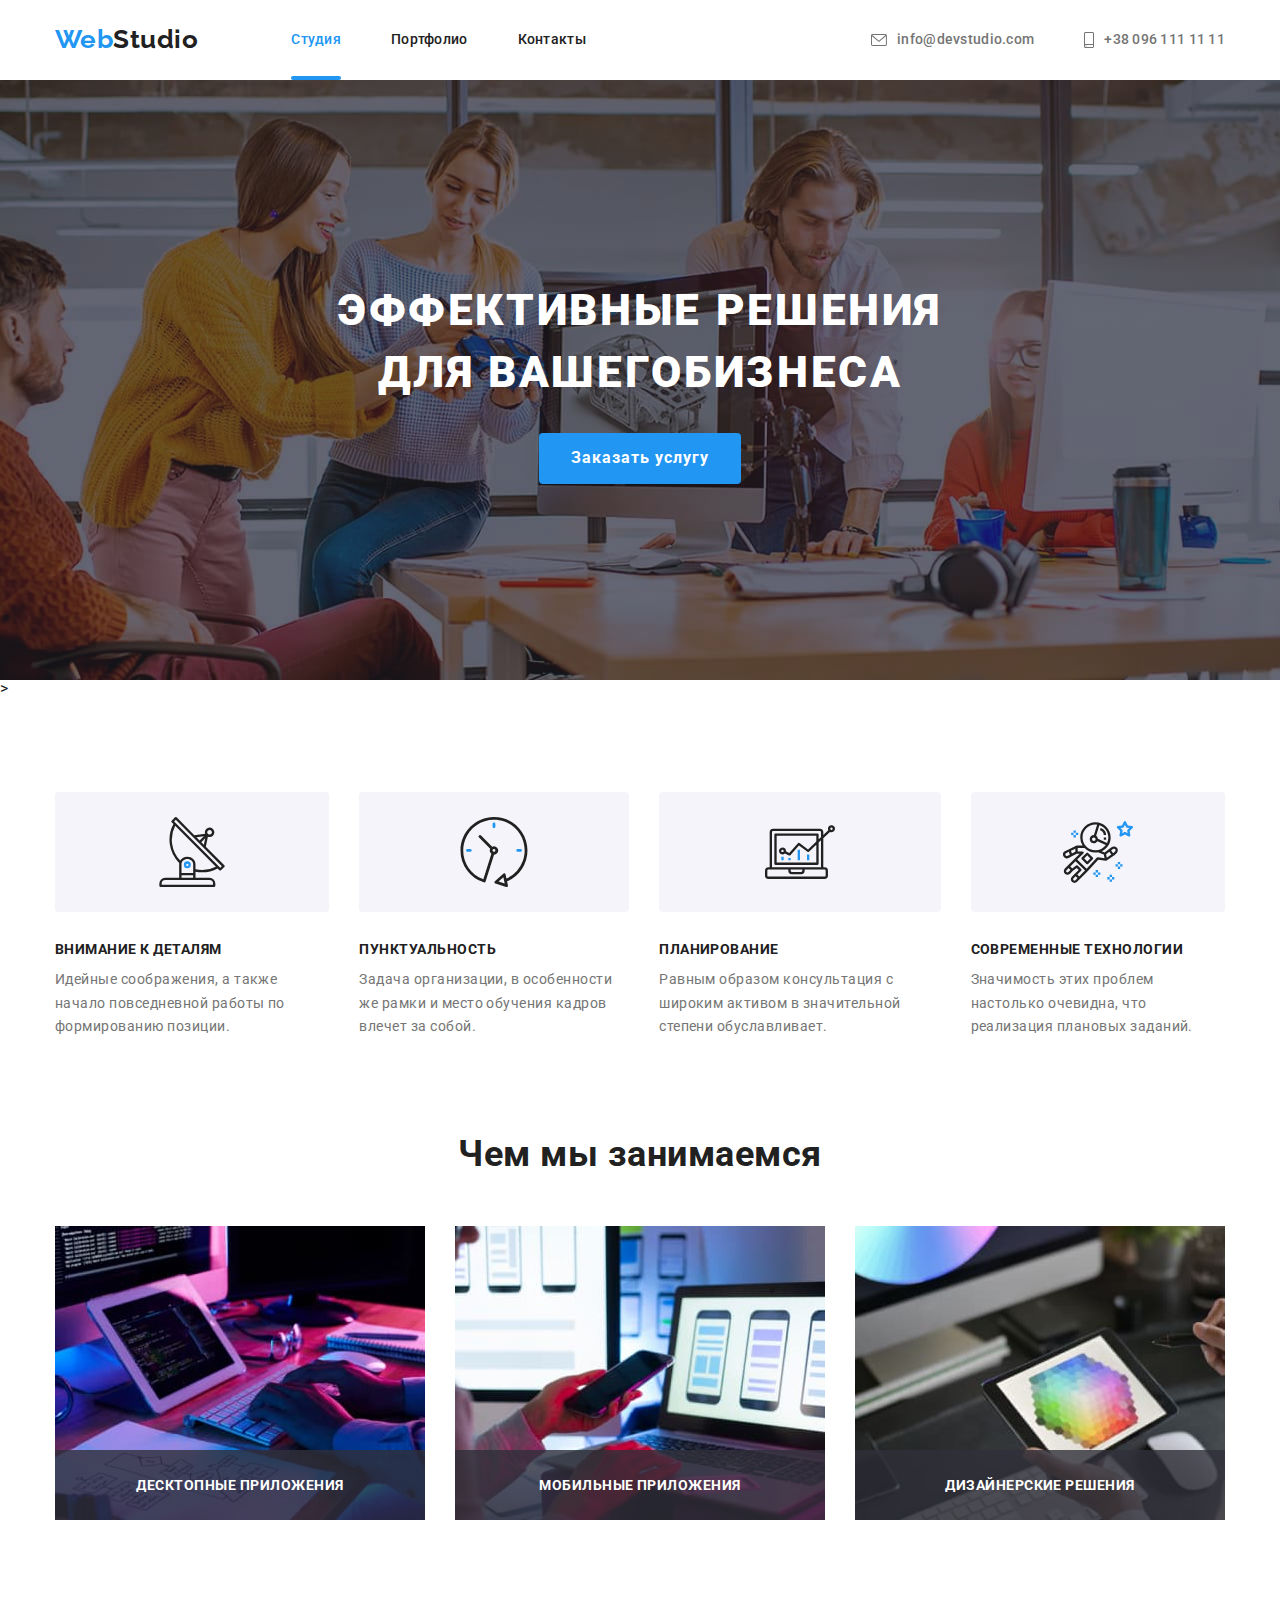
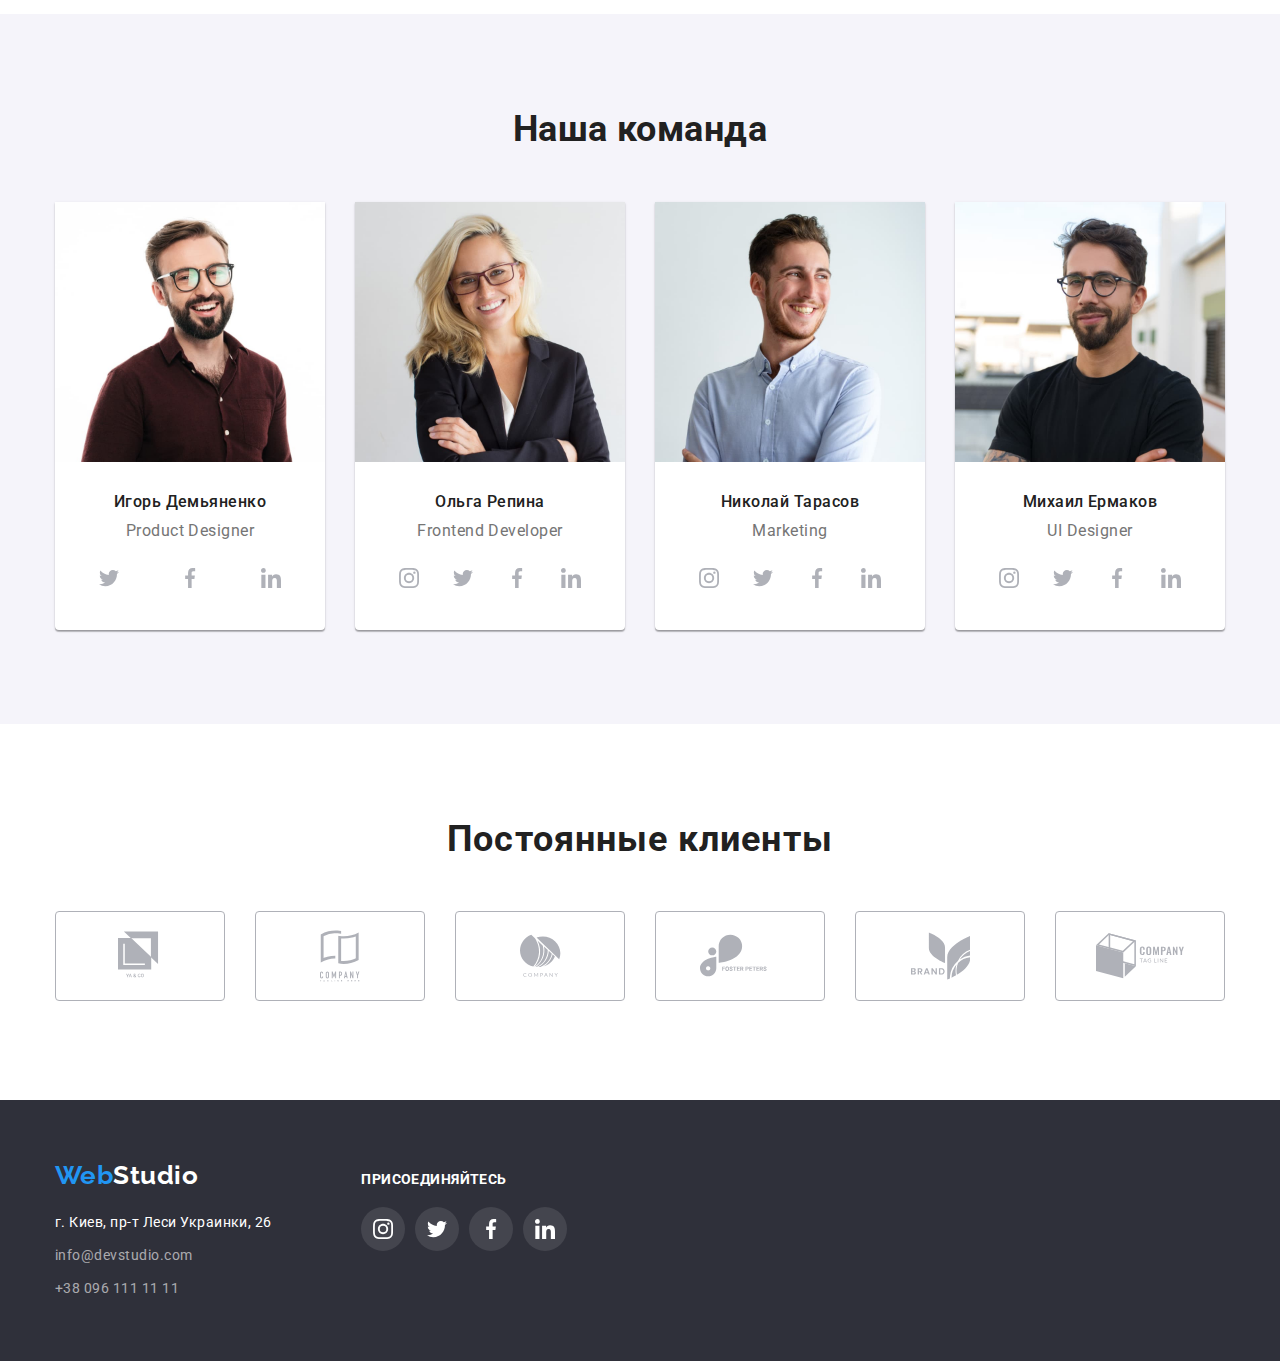
<file: index.html>
<!DOCTYPE html>
<html lang="ru">

<head>
    <meta charset="UTF-8">
    <meta name="viewport" content="width=<device-width>, initial-scale=1.0">
    <title>Document</title>
    <link rel="stylesheet" href="https://cdnjs.cloudflare.com/ajax/libs/modern-normalize/1.0.0/modern-normalize.css">
    <link rel="stylesheet" href="./css/styles.css" />
    <link rel="preconnect" href="https://fonts.gstatic.com">
    <link
        href="https://fonts.googleapis.com/css2?family=Raleway:wght@700&family=Roboto:wght@400;500;700;900&display=swap"
        rel="stylesheet">
</head>

<body>
    <header class="header">
        <div class="container header-container">
            <!--Ссылка на главную страницу сайта-->
            <a class="logo logo-link" href="./index.html">
                <span class="logo-accent">Web</span>
                <span class="logo-main">Studio</span>
            </a>
        
            <!--Ссылки на другие страницы сайта-->
            <nav>
                <ul class="site-nav">
                    <li class="site-nav-item"><a class="site-nav-link current" href="./index.html">Студия</a></li>
                    <li class="site-nav-item"><a class="site-nav-link" href="./portfolio.html">Портфолио</a></li>
                    <li class="site-nav-item"><a class="site-nav-link" href="">Контакты</a></li>
                </ul>
            </nav>
            
            <!--Контакты-->
            <ul class="contacts">
                <li class="contacts-item">
                    <a class="contacts-link" href="mailto:info@devstudio.com">
                        <svg class="contacts-icon" width="16">
                            <use href="./images/images-optimisized/svg/sprite.svg#icon-envelope"></use>
                        </svg>
                        info@devstudio.com</a>
                </li>
                <li class="contacts-item">
                    <a class="contacts-link" href="tel:+380961111111">
                        <svg class="contacts-icon" width="10">
                            <use href="./images/images-optimisized/svg/sprite.svg#icon-smartphone"></use>
                        </svg>
                        +38 096 111 11 11</a>
                </li>
            </ul>
            </div>
            </header>

    <main>
        <!--Баннер-->

        <section class="hero">
            <div class="overlay-hero">
                <div class="container">
                    <div class="hero-title-container">
                        <h1 class="hero-title">Эффективные решения для вашегобизнеса</h1>
                    </div>
                    <button class="button" type="button" data-modal-open>Заказать услугу</button>
                </div>
            </div>
        </section>>
        
        <!--Преимущества-->
        <section class="benefits">
            <div class="container benefits-container">
                <!--Заголовка "Преимущества" в макете нету-->
                <h2 class="hidden-title">Преимущества</h2>
                <ul class="benefits-list">
                    <li class="benefits-item antenna">
                        <h3 class="benefits-title title">Внимание к деталям</h3>
                        <p class="benefits-essence">Идейные соображения, а также начало повседневной работы по
                            формированию позиции.</p>
                    </li>
                    <li class="benefits-item clock">
                        <h3 class="benefits-title title">Пунктуальность</h3>
                        <p class="benefits-essence">Задача организации, в особенности же рамки и место обучения
                            кадров влечет за собой.</p>
                    </li>
                    <li class="benefits-item diagram">
                        <h3 class="benefits-title title">Планирование</h3>
                        <p class="benefits-essence">Равным образом консультация с широким активом в значительной
                            степени обуславливает.</p>
                    </li>
                    <li class="benefits-item astronaut">
                        <h3 class="benefits-title title">Современные технологии</h3>
                        <p class="benefits-essence">Значимость этих проблем настолько очевидна, что реализация
                            плановых заданий.</p>
                    </li>
                </ul>
            </div>
        </section>

        <!--Чем мы занимаемся-->
        
        <section class="activity">
            <div class="container activity-container">
                <h2 class="activity-title title">Чем мы занимаемся</h2>
                <ul class="activity-list">
                    <li class="activity-item">
                        <div class="activity-item-overlay">
                            <img src="./images/images-optimisized/jpg/activity-1.jpg" alt="ПК" width="370">
                        </div> 
                        <div class="activity-item-label">
                            <p>Десктопные приложения</p>
                        </div>
                    </li>
                    <li class="activity-item">
                        <div class="activity-item-overlay">
                            <img src="./images/images-optimisized/jpg/activity-2.jpg" alt="Ноутбук" width="370">
                        </div>
                        <div class="activity-item-label">
                            <p>Мобильные приложения</p>
                        </div>
                    </li>
                    <li class="activity-item">
                        <div class="activity-item-overlay">
                            <img src="./images/images-optimisized/jpg/activity-3.jpg" alt="Планшет" width="370">
                        </div>
                        <div class="activity-item-label">
                            <p>Дизайнерские решения</p>
                        </div>
                    </li>
                </ul>
            </div>
        </section>

        <!--Наша команда-->

        <section class="team">
            <div class="container team-container">
                <h2 class="team-title">Наша команда</h2>
                <ul class="team-list">
                    <li class="team-item">
                        <img class="team-photo" src="./images/images-optimisized/jpg/team-1.jpg" alt="Фото наша команда 1" width="270">
                        <h3 class="team-name">Игорь Демьяненко</h3>
                        <p class="team-position" lang="en">Product Designer</p>
                        <ul class="team-social-list">
                            <li class="team-social-link">
                                <a class="social-link" href="">
                                    <svg class="social-icon">
                                        <use href="./images/images-optimisized/svg/sprite.svg#icon-twitter"></use>
                                    </svg>
                                </a>
                            </li>
                            <li class="team-social-link">
                                <a class="social-link" href="">
                                    <svg class="social-icon">
                                        <use href="./images/images-optimisized/svg/sprite.svg#icon-facebook"></use>
                                    </svg>
                                </a>
                            </li>
                            <li class="team-social-link">
                                <a class="social-link" href="">
                                    <svg class="social-icon">
                                        <use href="./images/images-optimisized/svg/sprite.svg#icon-linkedin"></use>
                                    </svg>
                                </a>
                            </li>
                        </ul>
                    </li>
                    <li class="team-item">
                        <img class="team-photo" src="./images/images-optimisized/jpg/team-2.jpg" alt="Фото наша команда 2" width="270">
                        <h3 class="team-name">Ольга Репина</h3>
                        <p class="team-position" lang="en">Frontend Developer</p>
                        <ul class="team-social-list">
                            <li class="team-social-link">
                                <a class="social-link" href="">
                                    <svg class="social-icon">
                                        <use href="./images/images-optimisized/svg/sprite.svg#icon-instagram"></use>
                                    </svg>
                                </a>
                            </li>
                            <li class="team-social-link">
                                <a class="social-link" href="">
                                    <svg class="social-icon">
                                        <use href="./images/images-optimisized/svg/sprite.svg#icon-twitter"></use>
                                    </svg>
                                </a>
                            </li>
                            <li class="team-social-link">
                                <a class="social-link" href="">
                                    <svg class="social-icon">
                                        <use href="./images/images-optimisized/svg/sprite.svg#icon-facebook"></use>
                                    </svg>
                                </a>
                            </li>
                            <li class="team-social-link">
                                <a class="social-link" href="">
                                    <svg class="social-icon">
                                        <use href="./images/images-optimisized/svg/sprite.svg#icon-linkedin"></use>
                                    </svg>
                                </a>
                            </li>
                        </ul>
                    </li>
                    <li class="team-item">
                        <img class="team-photo" src="./images/images-optimisized/jpg/team-3.jpg" alt="Фото наша команда 3" width="270">
                        <h3 class="team-name">Николай Тарасов</h3>
                        <p class="team-position" lang="en">Marketing</p>
                        <ul class="team-social-list">
                            <li class="team-social-link">
                                <a class="social-link" href="">
                                    <svg class="social-icon">
                                        <use href="./images/images-optimisized/svg/sprite.svg#icon-instagram"></use>
                                    </svg>
                                </a>
                            </li>
                            <li class="team-social-link">
                                <a class="social-link" href="">
                                    <svg class="social-icon">
                                        <use href="./images/images-optimisized/svg/sprite.svg#icon-twitter"></use>
                                    </svg>
                                </a>
                            </li>
                            <li class="team-social-link">
                                <a class="social-link" href="">
                                    <svg class="social-icon">
                                        <use href="./images/images-optimisized/svg/sprite.svg#icon-facebook"></use>
                                    </svg>
                                </a>
                            </li>
                            <li class="team-social-link">
                                <a class="social-link" href="">
                                    <svg class="social-icon">
                                        <use href="./images/images-optimisized/svg/sprite.svg#icon-linkedin"></use>
                                    </svg>
                                </a>
                            </li>
                        </ul>
                    </li>
                    <li class="team-item">
                        <img class="team-photo" src="./images/images-optimisized/jpg/team-4.jpg" alt="Фото наша команда 4" width="270">
                        <h3 class="team-name">Михаил Ермаков</h3>
                        <p class="team-position" lang="en">UI Designer</p>
                        <ul class="team-social-list">
                            <li class="team-social-link">
                                <a class="social-link" href="">
                                    <svg class="social-icon">
                                        <use href="./images/images-optimisized/svg/sprite.svg#icon-instagram"></use>
                                    </svg>
                                </a>
                            </li>
                            <li class="team-social-link">
                                <a class="social-link" href="">
                                    <svg class="social-icon">
                                        <use href="./images/images-optimisized/svg/sprite.svg#icon-twitter"></use>
                                    </svg>
                                </a>
                            </li>
                            <li class="team-social-link">
                                <a class="social-link" href="">
                                    <svg class="social-icon">
                                        <use href="./images/images-optimisized/svg/sprite.svg#icon-facebook"></use>
                                    </svg>
                                </a>
                            </li>
                            <li class="team-social-link">
                                <a class="social-link" href="">
                                    <svg class="social-icon">
                                        <use href="./images/images-optimisized/svg/sprite.svg#icon-linkedin"></use>
                                    </svg>
                                </a>
                            </li>
                        </ul>
                    </li>
                </ul>
            </div>
        </section>
        
        <!--Постоянные клиенты-->
        <section class="clients">
            <div class="container clients-container">
                <h2 class="title clients-title">Постоянные клиенты</h2>
                <ul class="clients-list">
                    <li class="clients-item">
                        <a class="clients-link" href="">
                            <svg class="clients-icon" width="44.27">
                                <use href="./images/images-optimisized/svg/sprite.svg#icon-logo-1"></use>
                            </svg>
                        </a>
                    </li>
                    <li class="clients-item">
                        <a class="clients-link" href="">
                            <svg class="clients-icon" width="40">
                                <use href="./images/images-optimisized/svg/sprite.svg#icon-logo-2"></use>
                            </svg>
                        </a>
                    </li>
                    <li class="clients-item">
                        <a class="clients-link" href="">
                            <svg class="clients-icon" width="41">
                                <use href="./images/images-optimisized/svg/sprite.svg#icon-logo-3"></use>
                            </svg>
                        </a>
                    </li>
                    <li class="clients-item">
                        <a class="clients-link" href="">
                            <svg class="clients-icon" width="79.66">
                                <use href="./images/images-optimisized/svg/sprite.svg#icon-logo-4"></use>
                            </svg>
                        </a>
                    </li>
                    <li class="clients-item">
                        <a class="clients-link" href="">
                            <svg class="clients-icon" width="59">
                                <use href="./images/images-optimisized/svg/sprite.svg#icon-logo-5"></use>
                            </svg>
                        </a>
                    </li>
                    <li class="clients-item">
                        <a class="clients-link" href="">
                            <svg class="clients-icon" width="88.48">
                                <use href="./images/images-optimisized/svg/sprite.svg#icon-logo-6"></use>
                            </svg>
                        </a>
                    </li>
                </ul>
            </div>
        </section>

    </main>

    <footer class="footer">
        <div class="container">
            <div class="footer-flex">
                <div class="footer-contacts">
                    <nav class="logo-footer">
                        <!--Ссылка на главную страницу сайта-->
                        <a class="logo" href="">
                            <span class="logo-accent">Web</span>Studio
                        </a>
                    </nav>
                    <ul class="footer-list">
                        <li class="footer-item">
                            <address class="address">г. Киев, пр-т Леси Украинки, 26</address>
                        </li>
                        <li class="addressbox footer-item"><a href="mailto:info@devstudio.com">info@devstudio.com</a></li>
                        <li class="addressbox footer-item"><a href="tel:+380961111111">+38 096 111 11 11</a></li>
                    </ul>
                </div>
                <div class="footer-join">
                    <p class="join-title">присоединяйтесь</p>
                    <ul class="join-list">
                        <li class="join-item">
                            <a class="join-link" href="">
                                <svg class="join-icon">
                                    <use href="./images/images-optimisized/svg/sprite.svg#icon-instagram"></use>
                                </svg>
                            </a>
                        </li>
                        <li class="join-item">
                            <a class="join-link" href="">
                                <svg class="join-icon">
                                    <use href="./images/images-optimisized/svg/sprite.svg#icon-twitter"></use>
                                </svg>
                            </a>
                        </li>
                        <li class="join-item">
                            <a class="join-link" href="">
                                <svg class="join-icon">
                                    <use href="./images/images-optimisized/svg/sprite.svg#icon-facebook"></use>
                                </svg>
                            </a>
                        </li>
                        <li class="join-item">
                            <a class="join-link" href="">
                                <svg class="join-icon">
                                    <use href="./images/images-optimisized/svg/sprite.svg#icon-linkedin"></use>
                                </svg>
                            </a>
                        </li>
                    </ul>
                </div>
            </div>
        </div> 
    </footer>

<!--Модальное окно-->
<div class="backdrop is-hidden" data-modal>
    <div class="modal">
        <button class="modal-close-button" data-modal-close>
            <svg class="modal-close-icon" height="11" width="11">
                <use href="./images/images-optimisized/svg/sprite.svg#icon-vector"></use>
            </svg>
        </button>
    </div>
</div>
<script src="./js/modal.js"></script>
</body>

</html>
</file>
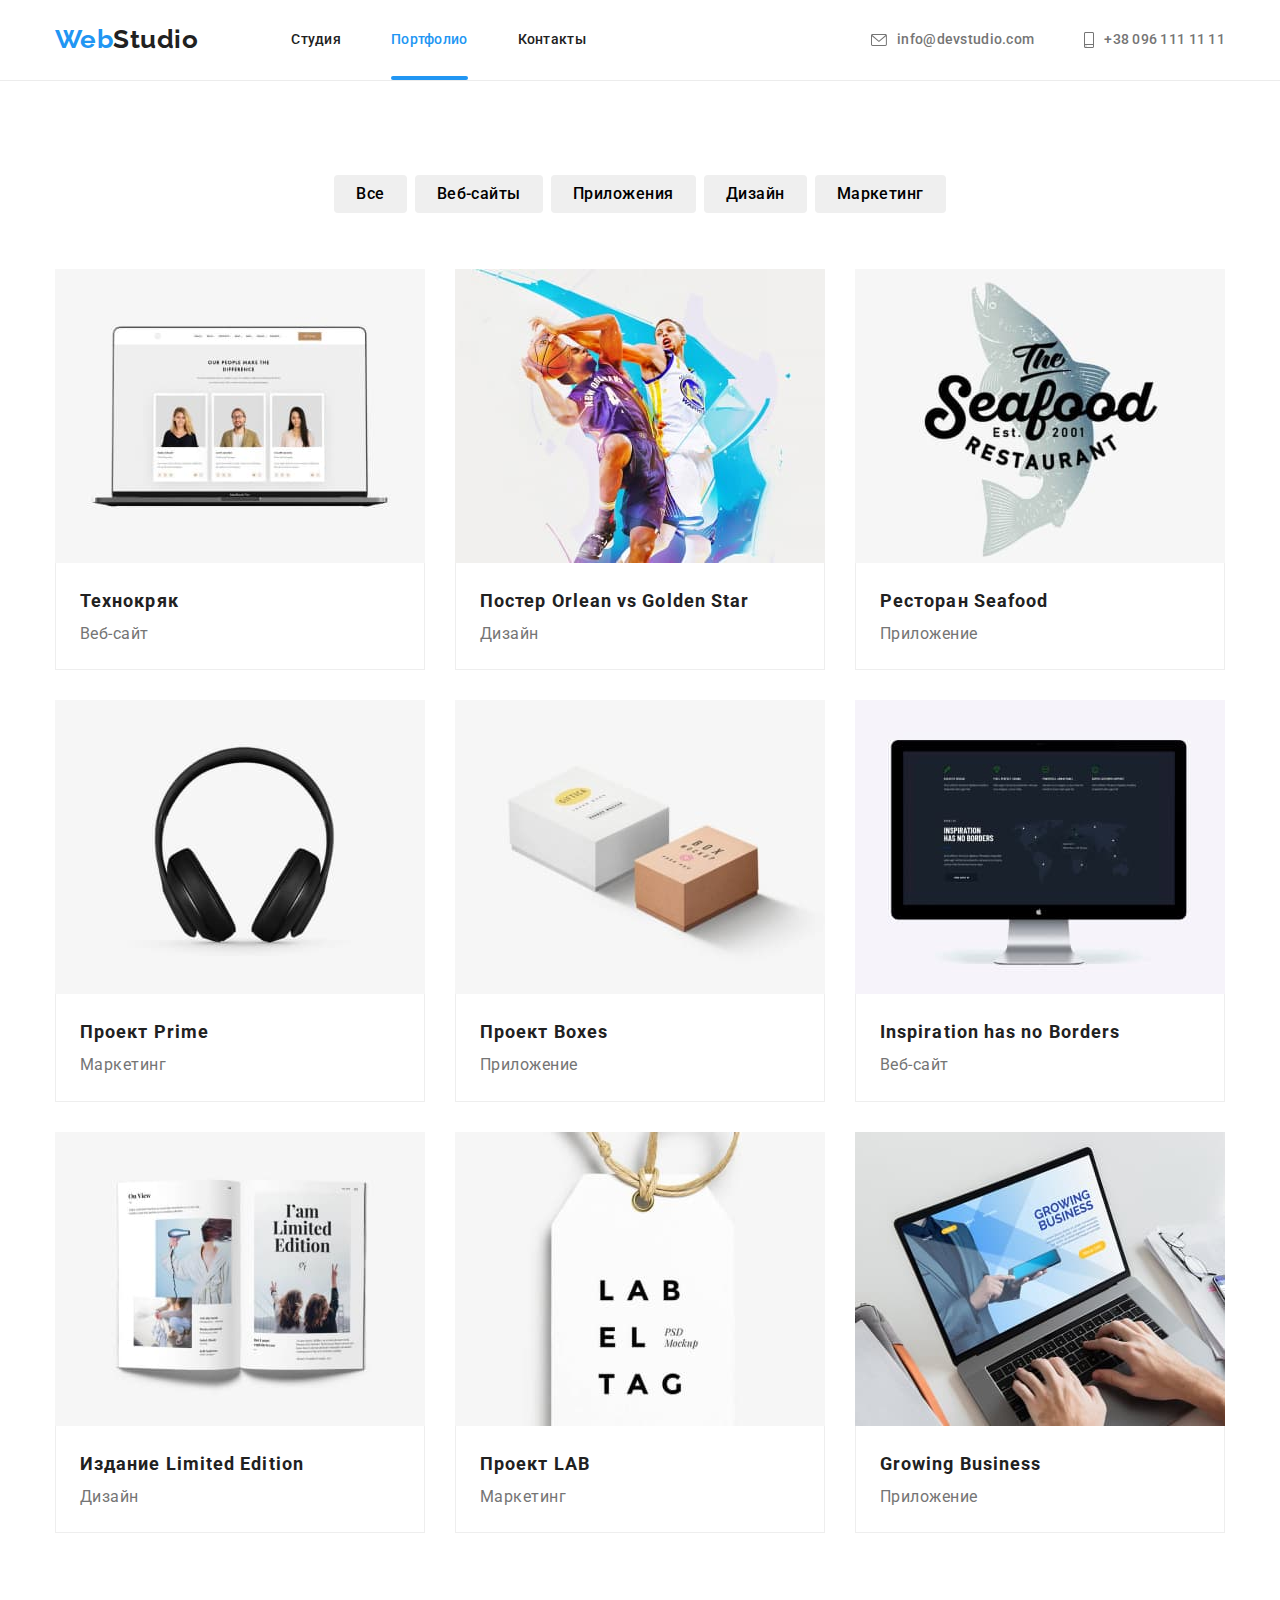
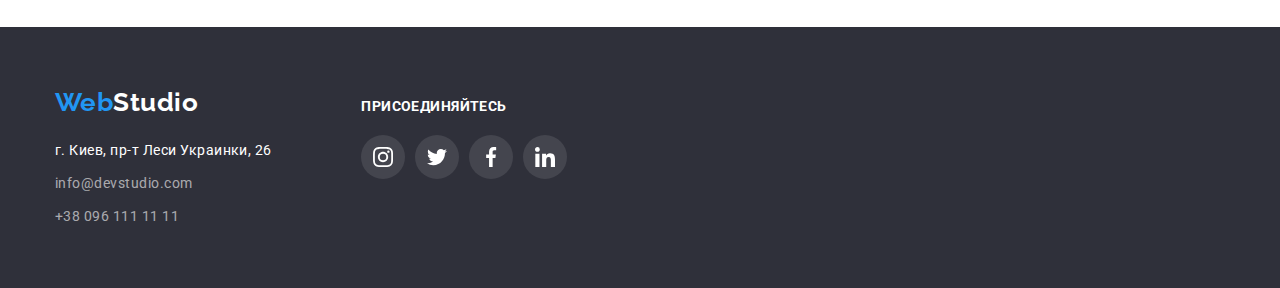
<file: portfolio.html>
<!DOCTYPE html>
<html lang="ru">

<head>
    <meta charset="UTF-8">
    <meta name="viewport" content="width=device-width, initial-scale=1.0">
    <title>Document</title>
    <link rel="stylesheet" href="https://cdnjs.cloudflare.com/ajax/libs/modern-normalize/1.0.0/modern-normalize.css">
    <link rel="stylesheet" href="./css/styles.css" />
    <link rel="preconnect" href="https://fonts.gstatic.com">
    <link
        href="https://fonts.googleapis.com/css2?family=Raleway:wght@700&family=Roboto:wght@400;500;700;900&display=swap"
        rel="stylesheet">
</head>

<body>
    <header class="header header-border">
        <div class="container header-container">
            <!--Ссылка на главную страницу сайта-->
            <a class="logo logo-link" href="./index.html">
                <span class="logo-accent">Web</span>
                <span class="logo-main">Studio</span>
            </a>

            <!--Ссылки на другие страницы сайта-->
            <nav>
                <ul class="site-nav">
                    <li class="site-nav-item"><a class="site-nav-link" href="./index.html">Студия</a></li>
                    <li class="site-nav-item"><a class="site-nav-link current" href="./portfolio.html">Портфолио</a>
                    </li>
                    <li class="site-nav-item"><a class="site-nav-link" href="">Контакты</a></li>
                </ul>
            </nav>
            <!--Контакты-->
            <ul class="contacts">
                <li class="contacts-item">
                    <a class="contacts-link" href="mailto:info@devstudio.com">
                        <svg class="contacts-icon" width="16">
                            <use href="./images/images-optimisized/svg/sprite.svg#icon-envelope"></use>
                        </svg>
                        info@devstudio.com</a>
                </li>
                <li class="contacts-item">
                    <a class="contacts-link" href="tel:+380961111111">
                        <svg class="contacts-icon" width="10">
                            <use href="./images/images-optimisized/svg/sprite.svg#icon-smartphone"></use>
                        </svg>
                        +38 096 111 11 11</a>
                </li>
            </ul>
        </div>
    </header>

    <main>
        <section class="portfolio">
            <div class="container">
                <h1 class="hidden-title">Портфолио</h1>
                <!--Фильтр по работам-->
                <h2 class="hidden-title">Фильтр</h2>
                <ul class="button-list">
                    <li class="button-item"><button class="button-filter" type="button">Все</button></li>
                    <li class="button-item"><button class="button-filter" type="button">Веб-сайты</button></li>
                    <li class="button-item"><button class="button-filter" type="button">Приложения</button></li>
                    <li class="button-item"><button class="button-filter" type="button">Дизайн</button></li>
                    <li class="button-item"><button class="button-filter" type="button">Маркетинг</button></li>
                </ul>
                <!--Примеры работ-->
                <h2 class="hidden-title">Примеры работ</h2>
                <ul class="portfolio-list">
                    <li class="portfolio-item">
                        <a class="portfolio-link" href="">
                            <div class="filter-image">
                                <img src=./images/images-optimisized/jpg/portfolio-1.jpg alt="На экране три карточки контакта" width="370"
                                    height="294">
                                <div class="filter-image-overlay">
                                    <p class="fitler-image-summary">Технокряк это современная площадка распространения коронавируса.
                                        Компании используют эту платформу для цифрового
                                        шпионажа и атак на защищённые сервера конкурентов.</p>
                                </div>
                            </div>
                            <div class="card-content">
                                <h3 class="filter-name">Технокряк</h3>
                                <p class="filter-type">Веб-сайт</p>
                            </div>
                        </a>
                    </li>
                    <li class="portfolio-item">
                        <a class="portfolio-link" href="">
                            <div class="filter-image">
                            <img class="filter-image" src=./images/images-optimisized/jpg/portfolio-2.jpg
                                alt="Два баскетболиста с мячом" width="370" height="294">
                            <div class="filter-image-overlay">
                                <p class="fitler-image-summary">Технокряк это современная площадка распространения коронавируса.
                                    Компании используют эту платформу для цифрового
                                    шпионажа и атак на защищённые сервера конкурентов.</p>
                            </div>
                            </div>
                            <div class="card-content">
                                <h3 class="filter-name">Постер <span lang="en">Orlean vs Golden Star</span></h3>
                                <p class="filter-type">Дизайн</p>
                            </div>
                        </a>
                    </li>
                    <li class="portfolio-item">
                        <a class="portfolio-link" href="">
                            <div class="filter-image">
                            <img class="filter-image" src=./images/images-optimisized/jpg/portfolio-3.jpg
                                alt="Логотип рыбного ресторана" width="370" height="294">
                            <div class="filter-image-overlay">
                                <p class="fitler-image-summary">Технокряк это современная площадка распространения коронавируса.
                                    Компании используют эту платформу для цифрового
                                    шпионажа и атак на защищённые сервера конкурентов.</p>
                            </div>
                            </div>
                            <div class="card-content">
                                <h3 class="filter-name">Ресторан <span lang="en">Seafood</span></h3>
                                <p class="filter-type">Приложение</p>
                            </div>
                        </a>
                    </li>
                    <li class="portfolio-item">
                        <a class="portfolio-link" href="">
                            <div class="filter-image">
                            <img class="filter-image" src=./images/images-optimisized/jpg/portfolio-4.jpg
                                alt="Накладные наушники" width="370" height="294">
                            <div class="filter-image-overlay">
                                <p class="fitler-image-summary">Технокряк это современная площадка распространения коронавируса.
                                    Компании используют эту платформу для цифрового
                                    шпионажа и атак на защищённые сервера конкурентов.</p>
                            </div>
                            </div>
                            <div class="card-content">
                                <h3 class="filter-name">Проект <span lang="en">Prime</span></h3>
                                <p class="filter-type">Маркетинг</p>
                            </div>
                        </a>
                    </li>
                    <li class="portfolio-item">
                        <a class="portfolio-link" href="">
                            <div class="filter-image">
                            <img class="filter-image" src=./images/images-optimisized/jpg/portfolio-5.jpg
                                alt="Две коробки: одна белая, другая крафт" width="370" height="294">
                            <div class="filter-image-overlay">
                                <p class="fitler-image-summary">Технокряк это современная площадка распространения коронавируса.
                                    Компании используют эту платформу для цифрового
                                    шпионажа и атак на защищённые сервера конкурентов.</p>
                            </div>
                            </div>
                            <div class="card-content">
                                <h3 class="filter-name">Проект <span lang="en">Boxes</span></h3>
                                <p class="filter-type">Приложение</p>
                            </div>
                        </a>
                    </li>
                    <li class="portfolio-item">
                        <a class="portfolio-link" href="">
                            <div class="filter-image">
                            <img class="filter-image" src=./images/images-optimisized/jpg/portfolio-6.jpg
                                alt="Монитор с изображением континентов" width="370" height="294">
                            <div class="filter-image-overlay">
                                <p class="fitler-image-summary">Технокряк это современная площадка распространения коронавируса.
                                    Компании используют эту платформу для цифрового
                                    шпионажа и атак на защищённые сервера конкурентов.</p>
                            </div>
                            </div>
                            <div class="card-content">
                                <h3 class="filter-name" lang="en">Inspiration has no Borders</h3>
                                <p class="filter-type">Веб-сайт</p>
                            </div>
                        </a>
                    </li>
                    <li class="portfolio-item">
                        <a class="portfolio-link" href="">
                            <div class="filter-image">
                            <img class="filter-image" src=./images/images-optimisized/jpg/portfolio-7.jpg
                                alt="Открытый журнал с фото девушки, которая сушит волосы" width="370" height="294">
                            <div class="filter-image-overlay">
                                <p class="fitler-image-summary">Технокряк это современная площадка распространения коронавируса.
                                    Компании используют эту платформу для цифрового
                                    шпионажа и атак на защищённые сервера конкурентов.</p>
                            </div>
                            </div>
                            <div class="card-content">
                                <h3 class="filter-name">Издание <span lang="en">Limited Edition</span></h3>
                                <p class="filter-type">Дизайн</p>
                            </div>
                        </a>
                    </li>
                    <li class="portfolio-item">
                        <a class="portfolio-link" href="">
                            <div class="filter-image">
                            <img class="filter-image" src=./images/images-optimisized/jpg/portfolio-8.jpg
                                alt="Бирка белого цвета с бичёвкой" width="370" height="294">
                            <div class="filter-image-overlay">
                                <p class="fitler-image-summary">Технокряк это современная площадка распространения коронавируса.
                                    Компании используют эту платформу для цифрового
                                    шпионажа и атак на защищённые сервера конкурентов.</p>
                            </div>
                            </div>
                            <div class="card-content">
                                <h3 class="filter-name">Проект <span lang="en">LAB</span></h3>
                                <p class="filter-type">Маркетинг</p>
                            </div>
                        </a>
                    </li>
                    <li class="portfolio-item">
                        <a class="portfolio-link" href="">
                            <div class="filter-image">
                            <img class="filter-image" src=./images/images-optimisized/jpg/portfolio-9.jpg
                                alt="Открытый ноутбук и руки на клавиатуре" width="370" height="294">
                                <div class="filter-image-overlay">
                                    <p class="fitler-image-summary">Технокряк это современная площадка распространения коронавируса.
                                        Компании используют эту платформу для цифрового
                                        шпионажа и атак на защищённые сервера конкурентов.</p>
                                </div>
                                </div>
                            <div class="card-content">
                                <h3 class="filter-name" lang="en">Growing Business</h3>
                                <p class="filter-type">Приложение</p>
                            </div>
                        </a>
                    </li>
                </ul>
            </div>
        </section>
    </main>
    <footer class="footer">
        <div class="container">
            <div class="footer-flex">
                <div class="footer-contacts">
                    <nav class="logo-footer">
                        <!--Ссылка на главную страницу сайта-->
                        <a class="logo" href="">
                            <span class="logo-accent">Web</span>Studio
                        </a>
                    </nav>
                    <ul class="footer-list">
                        <li class="footer-item">
                            <address class="address">г. Киев, пр-т Леси Украинки, 26</address>
                        </li>
                        <li class="addressbox footer-item"><a href="mailto:info@devstudio.com">info@devstudio.com</a>
                        </li>
                        <li class="addressbox footer-item"><a href="tel:+380961111111">+38 096 111 11 11</a></li>
                    </ul>
                </div>
                <div class="footer-join">
                    <p class="join-title">присоединяйтесь</p>
                    <ul class="join-list">
                        <li class="join-item">
                            <a class="join-link" href="">
                                <svg class="join-icon">
                                    <use href="./images/images-optimisized/svg/sprite.svg#icon-instagram"></use>
                                </svg>
                            </a>
                        </li>
                        <li class="join-item">
                            <a class="join-link" href="">
                                <svg class="join-icon">
                                    <use href="./images/images-optimisized/svg/sprite.svg#icon-twitter"></use>
                                </svg>
                            </a>
                        </li>
                        <li class="join-item">
                            <a class="join-link" href="">
                                <svg class="join-icon">
                                    <use href="./images/images-optimisized/svg/sprite.svg#icon-facebook"></use>
                                </svg>
                            </a>
                        </li>
                        <li class="join-item">
                            <a class="join-link" href="">
                                <svg class="join-icon">
                                    <use href="./images/images-optimisized/svg/sprite.svg#icon-linkedin"></use>
                                </svg>
                            </a>
                        </li>
                    </ul>
                </div>
            </div>
        </div>
    </footer>
</body>

</html>
</file>
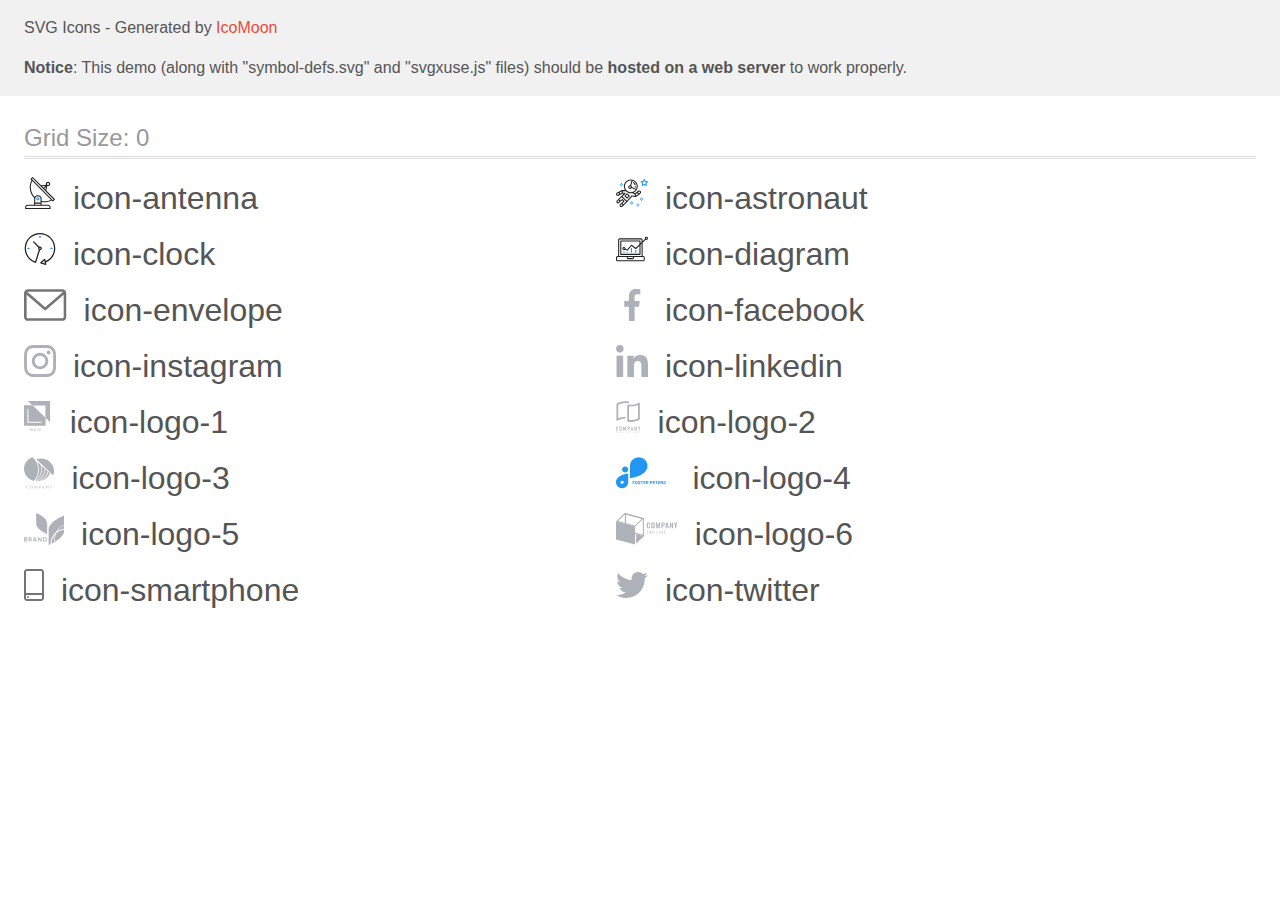
<file: images/images-optimisized/svg/demo-external-svg.html>
<!doctype html>
<html>
<head>
    <title>IcoMoon - SVG Icons</title>
    <meta charset="utf-8">
    <meta name="viewport" content="width=device-width, initial-scale=1">
    <link rel="stylesheet" href="demo-files/demo.css">
    <link rel="stylesheet" href="style.css">
</head>
<body>
<header class="bgc1 clearfix">
<div class="mhl">
    <p>SVG Icons - Generated by <a href="https://icomoon.io/app">IcoMoon</a></p><p><strong>Notice</strong>: This demo (along with "symbol-defs.svg" and "svgxuse.js" files) should be <b>hosted on a web server</b> to work properly.</p>
</div>
</header>
    <div class="clearfix mhl ptl">
        <h1 class="mvm mtn fgc1">Grid Size: 0</h1>
        <div class="glyph fs1">
            <div class="clearfix pbs">
                <svg class="icon icon-antenna"><use xlink:href="symbol-defs.svg#icon-antenna"></use></svg><span class="name"> icon-antenna</span>
            </div>
        </div>
        <div class="glyph fs1">
            <div class="clearfix pbs">
                <svg class="icon icon-astronaut"><use xlink:href="symbol-defs.svg#icon-astronaut"></use></svg><span class="name"> icon-astronaut</span>
            </div>
        </div>
        <div class="glyph fs1">
            <div class="clearfix pbs">
                <svg class="icon icon-clock"><use xlink:href="symbol-defs.svg#icon-clock"></use></svg><span class="name"> icon-clock</span>
            </div>
        </div>
        <div class="glyph fs1">
            <div class="clearfix pbs">
                <svg class="icon icon-diagram"><use xlink:href="symbol-defs.svg#icon-diagram"></use></svg><span class="name"> icon-diagram</span>
            </div>
        </div>
        <div class="glyph fs1">
            <div class="clearfix pbs">
                <svg class="icon icon-envelope"><use xlink:href="symbol-defs.svg#icon-envelope"></use></svg><span class="name"> icon-envelope</span>
            </div>
        </div>
        <div class="glyph fs1">
            <div class="clearfix pbs">
                <svg class="icon icon-facebook"><use xlink:href="symbol-defs.svg#icon-facebook"></use></svg><span class="name"> icon-facebook</span>
            </div>
        </div>
        <div class="glyph fs1">
            <div class="clearfix pbs">
                <svg class="icon icon-instagram"><use xlink:href="symbol-defs.svg#icon-instagram"></use></svg><span class="name"> icon-instagram</span>
            </div>
        </div>
        <div class="glyph fs1">
            <div class="clearfix pbs">
                <svg class="icon icon-linkedin"><use xlink:href="symbol-defs.svg#icon-linkedin"></use></svg><span class="name"> icon-linkedin</span>
            </div>
        </div>
        <div class="glyph fs1">
            <div class="clearfix pbs">
                <svg class="icon icon-logo-1"><use xlink:href="symbol-defs.svg#icon-logo-1"></use></svg><span class="name"> icon-logo-1</span>
            </div>
        </div>
        <div class="glyph fs1">
            <div class="clearfix pbs">
                <svg class="icon icon-logo-2"><use xlink:href="symbol-defs.svg#icon-logo-2"></use></svg><span class="name"> icon-logo-2</span>
            </div>
        </div>
        <div class="glyph fs1">
            <div class="clearfix pbs">
                <svg class="icon icon-logo-3"><use xlink:href="symbol-defs.svg#icon-logo-3"></use></svg><span class="name"> icon-logo-3</span>
            </div>
        </div>
        <div class="glyph fs1">
            <div class="clearfix pbs">
                <svg class="icon icon-logo-4"><use xlink:href="symbol-defs.svg#icon-logo-4"></use></svg><span class="name"> icon-logo-4</span>
            </div>
        </div>
        <div class="glyph fs1">
            <div class="clearfix pbs">
                <svg class="icon icon-logo-5"><use xlink:href="symbol-defs.svg#icon-logo-5"></use></svg><span class="name"> icon-logo-5</span>
            </div>
        </div>
        <div class="glyph fs1">
            <div class="clearfix pbs">
                <svg class="icon icon-logo-6"><use xlink:href="symbol-defs.svg#icon-logo-6"></use></svg><span class="name"> icon-logo-6</span>
            </div>
        </div>
        <div class="glyph fs1">
            <div class="clearfix pbs">
                <svg class="icon icon-smartphone"><use xlink:href="symbol-defs.svg#icon-smartphone"></use></svg><span class="name"> icon-smartphone</span>
            </div>
        </div>
        <div class="glyph fs1">
            <div class="clearfix pbs">
                <svg class="icon icon-twitter"><use xlink:href="symbol-defs.svg#icon-twitter"></use></svg><span class="name"> icon-twitter</span>
            </div>
        </div>
  </div>
<script defer src="svgxuse.js"></script>
</body>
</html>
</file>
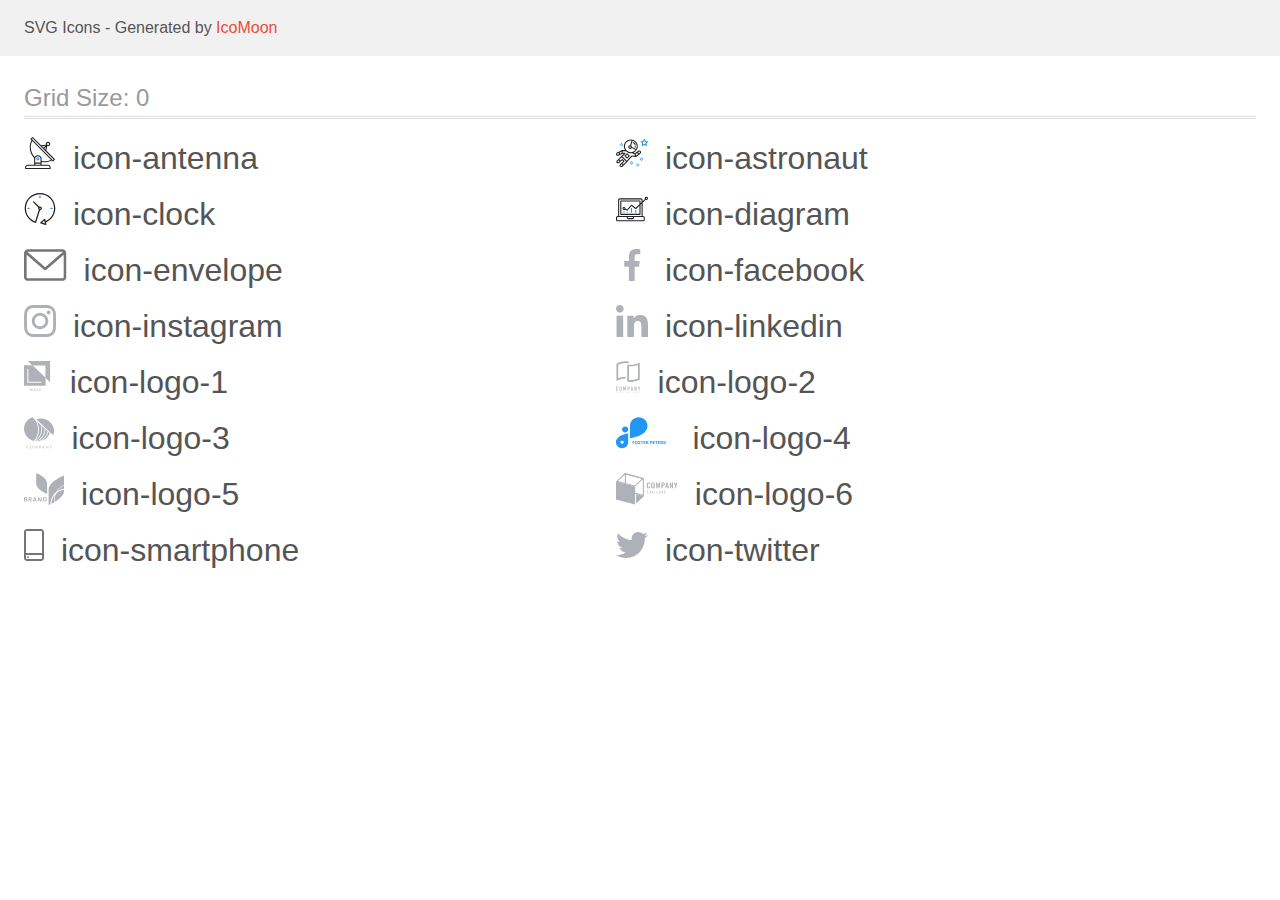
<file: images/images-optimisized/svg/demo.html>
<!doctype html>
<html>
<head>
    <title>IcoMoon - SVG Icons</title>
    <meta charset="utf-8">
    <meta name="viewport" content="width=device-width, initial-scale=1">
    <link rel="stylesheet" href="demo-files/demo.css">
    <link rel="stylesheet" href="style.css">
</head>
<body>
<svg aria-hidden="true" style="position: absolute; width: 0; height: 0; overflow: hidden;" version="1.1" xmlns="http://www.w3.org/2000/svg" xmlns:xlink="http://www.w3.org/1999/xlink">
<defs>
<symbol id="icon-antenna" viewBox="0 0 32 32">
<path fill="#212121" style="fill: var(--color1, #212121)" d="M30.773 22.098l-8.443-8.505 0.937-4.615c0.242 0.094 0.499 0.144 0.758 0.146h0.006c1.192 0.014 2.17-0.941 2.184-2.133s-0.941-2.17-2.133-2.184c-1.192-0.014-2.17 0.941-2.184 2.133-0.003 0.255 0.039 0.509 0.125 0.749l-4.96 0.605-8.091-8.133c-0.099-0.101-0.235-0.159-0.377-0.16-0.14 0.001-0.274 0.056-0.373 0.155l-1.513 1.504c-0.208 0.208-0.208 0.546 0 0.754l0.814 0.826c-3.153 5.798-2.129 12.978 2.519 17.663 0.043 0.041 0.092 0.074 0.146 0.098-0.034 0.18-0.051 0.364-0.052 0.547v6.187h-6.4c-1.472 0.002-2.665 1.195-2.667 2.667v1.067c0 0.295 0.239 0.533 0.533 0.533h24.533c0.295 0 0.533-0.239 0.533-0.533v-1.067c-0.002-1.472-1.195-2.665-2.667-2.667h-6.4v-2.742c1.003 0.21 2.024 0.317 3.049 0.32 2.458-0.003 4.877-0.615 7.040-1.783l0.818 0.823c0.099 0.101 0.235 0.159 0.377 0.16 0.14-0.001 0.274-0.056 0.373-0.155l1.512-1.504c0.208-0.208 0.208-0.546 0-0.754zM23.28 6.233c0.418-0.415 1.093-0.414 1.508 0.004s0.414 1.093-0.004 1.508c-0.2 0.199-0.47 0.31-0.752 0.31h-0.003c-0.589-0.003-1.064-0.483-1.061-1.072 0.001-0.282 0.114-0.552 0.314-0.751h-0.002zM22.024 9.738l-0.598 2.946-1.175-1.182 1.774-1.763zM21.418 8.836l-1.92 1.909-1.485-1.493 3.405-0.415zM24.004 28.8c0.884 0 1.6 0.716 1.6 1.6v0.533h-23.467v-0.533c0-0.884 0.716-1.6 1.6-1.6h20.267zM16.537 26.667v1.067h-5.333v-1.067h5.333zM11.204 25.6v-4.053c0-1.294 1.196-2.347 2.667-2.347s2.667 1.053 2.667 2.347v4.053h-5.333zM17.604 23.904v-2.357c0-1.882-1.675-3.413-3.733-3.413-1.331-0.020-2.576 0.657-3.281 1.786-4.058-4.274-4.971-10.645-2.279-15.887l18.602 18.708c-2.872 1.461-6.165 1.873-9.309 1.163zM28.893 23.22l-21.057-21.181 0.755-0.752 7.935 7.98c0.004 0 0.006 0.007 0.010 0.010l13.115 13.191-0.757 0.752z"></path>
<path fill="#2196f3" style="fill: var(--color2, #2196f3)" d="M13.876 20.267h-0.005c-0.884-0.001-1.601 0.714-1.602 1.598s0.714 1.601 1.598 1.602h0.005c0.884 0.001 1.601-0.714 1.602-1.598s-0.714-1.601-1.598-1.602zM14.249 22.245c-0.1 0.1-0.236 0.156-0.378 0.155-0.295-0.002-0.532-0.242-0.53-0.536 0.001-0.141 0.057-0.276 0.157-0.375s0.233-0.154 0.373-0.155c0.295 0.002 0.532 0.241 0.531 0.536-0.001 0.141-0.057 0.276-0.157 0.375h0.005z"></path>
</symbol>
<symbol id="icon-astronaut" viewBox="0 0 32 32">
<path fill="#2196f3" style="fill: var(--color2, #2196f3)" d="M31.974 4.524c-0.063-0.193-0.229-0.333-0.43-0.363l-1.91-0.278-0.855-1.731c-0.179-0.365-0.777-0.365-0.956 0l-0.855 1.731-1.91 0.278c-0.201 0.029-0.367 0.17-0.431 0.363-0.062 0.193-0.011 0.405 0.135 0.547l1.383 1.348-0.326 1.903c-0.034 0.2 0.048 0.402 0.212 0.522 0.166 0.121 0.382 0.135 0.562 0.040l1.709-0.899 1.709 0.899c0.078 0.041 0.164 0.061 0.249 0.061 0.11 0 0.221-0.034 0.314-0.102 0.164-0.119 0.246-0.322 0.212-0.522l-0.326-1.903 1.383-1.348c0.145-0.142 0.197-0.354 0.135-0.547zM29.511 5.851c-0.125 0.122-0.183 0.299-0.153 0.472l0.191 1.114-1-0.526c-0.078-0.041-0.163-0.061-0.249-0.061s-0.17 0.020-0.249 0.061l-1.001 0.526 0.191-1.114c0.030-0.173-0.028-0.349-0.153-0.472l-0.81-0.789 1.119-0.163c0.174-0.025 0.324-0.134 0.402-0.292l0.5-1.013 0.5 1.013c0.078 0.157 0.228 0.267 0.402 0.292l1.119 0.163-0.809 0.789z"></path>
<path fill="#2196f3" style="fill: var(--color2, #2196f3)" d="M26.134 20.522h-1.067v1.067h1.067v-1.067z"></path>
<path fill="#2196f3" style="fill: var(--color2, #2196f3)" d="M26.134 22.656h-1.067v1.067h1.067v-1.067z"></path>
<path fill="#2196f3" style="fill: var(--color2, #2196f3)" d="M27.2 21.589h-1.067v1.067h1.067v-1.067z"></path>
<path fill="#2196f3" style="fill: var(--color2, #2196f3)" d="M25.067 21.589h-1.067v1.067h1.067v-1.067z"></path>
<path fill="#2196f3" style="fill: var(--color2, #2196f3)" d="M22.4 26.389h-1.067v1.067h1.067v-1.067z"></path>
<path fill="#2196f3" style="fill: var(--color2, #2196f3)" d="M22.4 28.522h-1.067v1.067h1.067v-1.067z"></path>
<path fill="#2196f3" style="fill: var(--color2, #2196f3)" d="M23.467 27.456h-1.067v1.067h1.067v-1.067z"></path>
<path fill="#2196f3" style="fill: var(--color2, #2196f3)" d="M21.333 27.456h-1.067v1.067h1.067v-1.067z"></path>
<path fill="#2196f3" style="fill: var(--color2, #2196f3)" d="M16 24.256h-1.067v1.067h1.067v-1.067z"></path>
<path fill="#2196f3" style="fill: var(--color2, #2196f3)" d="M16 26.389h-1.067v1.067h1.067v-1.067z"></path>
<path fill="#2196f3" style="fill: var(--color2, #2196f3)" d="M17.067 25.322h-1.067v1.067h1.067v-1.067z"></path>
<path fill="#2196f3" style="fill: var(--color2, #2196f3)" d="M14.933 25.322h-1.067v1.067h1.067v-1.067z"></path>
<path fill="#2196f3" style="fill: var(--color2, #2196f3)" d="M5.867 6.122h-1.067v1.067h1.067v-1.067z"></path>
<path fill="#2196f3" style="fill: var(--color2, #2196f3)" d="M5.867 8.255h-1.067v1.067h1.067v-1.067z"></path>
<path fill="#2196f3" style="fill: var(--color2, #2196f3)" d="M6.933 7.189h-1.067v1.067h1.067v-1.067z"></path>
<path fill="#2196f3" style="fill: var(--color2, #2196f3)" d="M4.8 7.189h-1.067v1.067h1.067v-1.067z"></path>
<path fill="#212121" style="fill: var(--color1, #212121)" d="M24.715 14.159c-0.287-0.388-0.709-0.637-1.188-0.705-0.481-0.068-0.956 0.058-1.34 0.352l-1.252 0.96-1.898 1.417-1.358-0.541c2.421-1.086 4.114-3.508 4.114-6.32 0-3.823-3.123-6.933-6.961-6.933s-6.961 3.11-6.961 6.933c0 1.386 0.414 2.674 1.12 3.758l-2.764-0.024c-0.002 0-0.003 0-0.005 0-0.009 0-0.015 0.004-0.023 0.005-0.053 0.002-0.105 0.013-0.155 0.031-0.013 0.005-0.026 0.008-0.038 0.013-0.006 0.003-0.013 0.003-0.019 0.006l-3.233 1.596c-0.001 0-0.001 0-0.001 0.001l-1.893 0.911c-0.021 0.009-0.042 0.021-0.063 0.035-0.755 0.502-1.012 1.489-0.598 2.295 0.22 0.429 0.595 0.745 1.056 0.889 0.178 0.055 0.359 0.083 0.539 0.083 0.29 0 0.577-0.071 0.839-0.211l1.388-0.738 2.264-1.169 1.357-0.008-5.442 5.416c-0.001 0.001-0.001 0.001-0.002 0.001l-1.339 1.333c-0.316 0.315-0.49 0.732-0.49 1.178s0.174 0.863 0.49 1.179c0.325 0.323 0.752 0.485 1.179 0.485s0.854-0.162 1.18-0.485l1.314-1.309 1.741-1.3 0.901 0.897-1.762 1.754c-0 0.001-0.001 0.001-0.002 0.001l-1.339 1.333c-0.316 0.315-0.49 0.732-0.49 1.178s0.174 0.863 0.49 1.179c0.325 0.323 0.753 0.485 1.18 0.485s0.855-0.162 1.18-0.485l3.482-3.467c0.001-0.001 0.001-0.001 0.001-0.002l1.010-1-0.004-0.004c0.006-0.006 0.015-0.009 0.022-0.015l5.166-5.658 3.471 0.494c0.025 0.004 0.050 0.005 0.075 0.005 0.065 0 0.127-0.015 0.187-0.038 0.018-0.006 0.033-0.015 0.050-0.023 0.019-0.010 0.039-0.015 0.058-0.027l3.213-2.133c0.012-0.008 0.018-0.021 0.029-0.029 0.013-0.010 0.029-0.014 0.041-0.026l1.271-1.191c0.662-0.62 0.753-1.635 0.212-2.362zM2.13 17.77c-0.173 0.093-0.37 0.111-0.558 0.052-0.187-0.058-0.338-0.186-0.427-0.358-0.161-0.314-0.068-0.695 0.214-0.902l1.314-0.632 0.449 1.313-0.992 0.527zM5.628 15.942l-1.548 0.8-0.439-1.283 2.027-1.001-0.040 1.484zM20.727 9.322c0 0.918-0.219 1.785-0.599 2.559l-4.181-1.899c-0.044-0.573-0.341-1.075-0.788-1.388l1.464-4.86c2.378 0.756 4.105 2.974 4.105 5.588zM8.938 9.322c0-3.235 2.644-5.867 5.894-5.867 0.253 0 0.5 0.021 0.745 0.052l-1.432 4.754c-0.019-0.001-0.037-0.006-0.057-0.006-1.033 0-1.873 0.837-1.873 1.867s0.84 1.867 1.873 1.867c0.694 0 1.294-0.383 1.618-0.945l3.862 1.755c-1.075 1.446-2.795 2.39-4.737 2.39-3.25 0-5.894-2.632-5.894-5.867zM14.894 10.122c0 0.441-0.362 0.8-0.806 0.8s-0.806-0.359-0.806-0.8c0-0.441 0.362-0.8 0.806-0.8s0.806 0.359 0.806 0.8zM2.465 25.146c-0.236 0.234-0.619 0.234-0.854 0.001-0.114-0.114-0.176-0.263-0.176-0.423s0.062-0.309 0.176-0.421l0.962-0.959 0.851 0.848-0.959 0.955zM5.679 28.88c-0.236 0.234-0.619 0.235-0.855 0.001-0.114-0.114-0.176-0.263-0.176-0.423s0.062-0.309 0.176-0.421l0.963-0.959 0.852 0.848-0.96 0.955zM9.16 25.411c-0.001 0-0.001 0-0.002 0.001l-1.765 1.76-0.852-0.848 1.763-1.755c0 0 0 0 0-0s0.001-0.001 0.002-0.001c0.040-0.040 0.065-0.088 0.090-0.135 0.007-0.014 0.020-0.026 0.026-0.040 0.017-0.041 0.019-0.085 0.026-0.129 0.003-0.025 0.014-0.047 0.014-0.073 0-0.036-0.013-0.070-0.020-0.106-0.006-0.032-0.006-0.065-0.019-0.095-0.020-0.050-0.055-0.094-0.091-0.138-0.010-0.012-0.014-0.027-0.025-0.038 0 0 0 0-0.001 0s-0.001-0.002-0.001-0.002l-1.607-1.6c-0.017-0.017-0.039-0.024-0.058-0.038-0.028-0.022-0.055-0.042-0.087-0.058-0.030-0.015-0.061-0.024-0.093-0.033-0.034-0.010-0.067-0.017-0.103-0.020-0.033-0.002-0.063 0.001-0.095 0.005-0.036 0.004-0.069 0.009-0.104 0.020-0.034 0.011-0.063 0.027-0.094 0.045-0.020 0.011-0.042 0.015-0.061 0.029l-1.773 1.324-0.901-0.897 2.399-2.386 4.361 4.289-0.928 0.919zM15.979 18.394c-0.015-0.002-0.030 0.004-0.045 0.003-0.039-0.002-0.076 0.001-0.115 0.007-0.030 0.005-0.059 0.011-0.088 0.021-0.034 0.012-0.065 0.028-0.097 0.047-0.030 0.018-0.057 0.037-0.083 0.061-0.013 0.011-0.028 0.017-0.040 0.029l-4.698 5.146-4.328-4.257 2.833-2.818c0.209-0.208 0.21-0.546 0.002-0.755-0.105-0.105-0.243-0.157-0.381-0.156v-0.001l-2.219 0.013 0.028-1.607 3.104 0.027c1.265 1.294 3.029 2.101 4.981 2.101 0.437 0 0.864-0.045 1.279-0.123 0.040 0.032 0.079 0.065 0.13 0.085l2.41 0.96 0.152 0.758 0.178 0.885-3.003-0.427zM20.020 18.572l-0.313-1.558 1.446-1.080 0.947 1.257-2.080 1.381zM23.774 15.741l-0.838 0.785-0.931-1.236 0.831-0.637c0.155-0.119 0.351-0.168 0.543-0.143 0.193 0.027 0.364 0.128 0.48 0.284 0.217 0.292 0.18 0.699-0.085 0.947z"></path>
<path fill="#212121" style="fill: var(--color1, #212121)" d="M13.602 18.544l-2.143-2.133c-0.207-0.207-0.545-0.207-0.753 0l-2.142 2.133c-0.1 0.101-0.157 0.236-0.157 0.378s0.056 0.278 0.157 0.378l2.142 2.133c0.104 0.103 0.241 0.155 0.377 0.155s0.273-0.052 0.376-0.155l2.143-2.133c0.1-0.1 0.157-0.236 0.157-0.378s-0.057-0.278-0.157-0.378zM11.083 20.303l-1.387-1.381 1.387-1.381 1.387 1.381-1.387 1.381z"></path>
<path fill="#212121" style="fill: var(--color1, #212121)" d="M17.164 5.071l-0.258 1.036c0.071 0.018 1.738 0.452 1.738 2.149h1.067c-0-2.017-1.666-2.965-2.547-3.185z"></path>
<path fill="#212121" style="fill: var(--color1, #212121)" d="M19.711 9.322h-1.067v1.067h1.067v-1.067z"></path>
</symbol>
<symbol id="icon-clock" viewBox="0 0 32 32">
<path fill="#212121" style="fill: var(--color1, #212121)" d="M31.297 15.301c-0.002-8.452-6.855-15.303-15.308-15.301s-15.303 6.855-15.301 15.308c0.001 6.658 4.307 12.551 10.649 14.576 0.061 0.019 0.124 0.029 0.187 0.029 0.121-0 0.239-0.032 0.343-0.094 0.135-0.080 0.236-0.207 0.283-0.356l3.865-12.25c1.057-0.005 1.909-0.866 1.903-1.923s-0.866-1.909-1.923-1.903c-0.284 0.001-0.565 0.067-0.82 0.191l-5.106-5.107c-0.253-0.245-0.657-0.238-0.902 0.016-0.239 0.247-0.239 0.639 0 0.886l5.103 5.109c-0.392 0.799-0.168 1.764 0.536 2.309l-3.683 11.673c-7.278-2.681-11.004-10.754-8.323-18.032s10.754-11.004 18.032-8.323c7.278 2.681 11.004 10.754 8.324 18.032-1.31 3.556-4.001 6.431-7.462 7.973l-0.398-1.874c-0.073-0.344-0.411-0.565-0.756-0.492-0.109 0.023-0.209 0.074-0.292 0.148l-3.837 3.426c-0.263 0.234-0.287 0.637-0.052 0.9 0.076 0.085 0.174 0.149 0.283 0.184l4.899 1.563c0.335 0.108 0.694-0.077 0.802-0.412 0.034-0.106 0.040-0.219 0.017-0.328l-0.391-1.839c5.664-2.388 9.342-7.942 9.329-14.089zM15.992 14.664c0.352 0 0.638 0.286 0.638 0.638s-0.286 0.638-0.638 0.638c-0.352 0-0.638-0.285-0.638-0.638s0.285-0.638 0.638-0.638zM18.093 29.528l2.184-1.948 0.603 2.84-2.787-0.892z"></path>
<path fill="#2196f3" style="fill: var(--color2, #2196f3)" d="M15.354 3.185v1.275c0 0.352 0.285 0.638 0.638 0.638s0.638-0.285 0.638-0.638v-1.275c0-0.352-0.286-0.638-0.638-0.638s-0.638 0.286-0.638 0.638z"></path>
<path fill="#2196f3" style="fill: var(--color2, #2196f3)" d="M3.876 14.664c-0.352 0-0.638 0.286-0.638 0.638s0.285 0.638 0.638 0.638h1.275c0.352 0 0.638-0.285 0.638-0.638s-0.285-0.638-0.638-0.638h-1.275z"></path>
<path fill="#2196f3" style="fill: var(--color2, #2196f3)" d="M28.108 15.939c0.352 0 0.638-0.285 0.638-0.638s-0.285-0.638-0.638-0.638h-1.275c-0.352 0-0.638 0.286-0.638 0.638s0.286 0.638 0.638 0.638h1.275z"></path>
</symbol>
<symbol id="icon-diagram" viewBox="0 0 32 32">
<path fill="#2196f3" style="fill: var(--color2, #2196f3)" d="M14.926 14.965h1.066v4.798h-1.066v-4.797z"></path>
<path fill="#2196f3" style="fill: var(--color2, #2196f3)" d="M19.19 17.097h1.066v2.665h-1.066v-2.665z"></path>
<path fill="#2196f3" style="fill: var(--color2, #2196f3)" d="M10.661 18.696h1.066v1.066h-1.066v-1.066z"></path>
<path fill="#2196f3" style="fill: var(--color2, #2196f3)" d="M7.463 18.163h1.066v1.599h-1.066v-1.599z"></path>
<path fill="#212121" style="fill: var(--color1, #212121)" d="M1.599 28.291h25.587c0.883 0 1.599-0.716 1.599-1.599v-2.132c0-0.883-0.716-1.599-1.599-1.599h-0.533v-13.293l3.028-2.868c0.703 0.346 1.553 0.136 2.013-0.499s0.396-1.508-0.152-2.068-1.42-0.644-2.065-0.198c-0.644 0.446-0.873 1.292-0.542 2.002l-2.281 2.163v-1.23c0-0.883-0.716-1.599-1.599-1.599h-21.322c-0.883 0-1.599 0.716-1.599 1.599v15.992h-0.533c-0.883 0-1.599 0.716-1.599 1.599v2.132c0 0.883 0.716 1.599 1.599 1.599zM30.384 4.837c0.294 0 0.533 0.239 0.533 0.533s-0.239 0.533-0.533 0.533c-0.294 0-0.533-0.239-0.533-0.533s0.239-0.533 0.533-0.533zM3.198 6.969c0-0.294 0.239-0.533 0.533-0.533h21.322c0.294 0 0.533 0.239 0.533 0.533v2.239l-1.066 1.013v-2.186c0-0.294-0.239-0.533-0.533-0.533h-19.19c-0.294 0-0.533 0.239-0.533 0.533v13.326c0 0.294 0.239 0.533 0.533 0.533h19.19c0.294 0 0.533-0.239 0.533-0.533v-9.674l1.066-1.010v12.284h-22.388v-15.992zM7.996 13.899c-0.721-0.002-1.354 0.478-1.546 1.174s0.105 1.433 0.725 1.801c0.62 0.368 1.41 0.276 1.928-0.226l1.853 0.93c0.215 0.108 0.476 0.057 0.636-0.123l3.939-4.431 3.872 2.901c0.208 0.156 0.498 0.139 0.686-0.039l3.365-3.188v8.131h-18.124v-12.26h18.124v2.66l-3.771 3.572-3.904-2.927c-0.222-0.166-0.534-0.135-0.718 0.072l-3.993 4.493-1.493-0.746c0.011-0.064 0.018-0.129 0.020-0.193 0-0.883-0.716-1.599-1.599-1.599zM8.529 15.498c0 0.294-0.239 0.533-0.533 0.533s-0.533-0.239-0.533-0.533c0-0.294 0.239-0.533 0.533-0.533s0.533 0.239 0.533 0.533zM11.727 24.026h5.331v0.533c0 0.294-0.239 0.533-0.533 0.533h-4.264c-0.294 0-0.533-0.239-0.533-0.533v-0.533zM1.066 24.56c0-0.294 0.239-0.533 0.533-0.533h9.062v0.533c0 0.883 0.716 1.599 1.599 1.599h4.264c0.883 0 1.599-0.716 1.599-1.599v-0.533h9.062c0.294 0 0.533 0.239 0.533 0.533v2.132c0 0.294-0.239 0.533-0.533 0.533h-25.587c-0.294 0-0.533-0.239-0.533-0.533v-2.132z"></path>
</symbol>
<symbol id="icon-envelope" viewBox="0 0 43 32">
<path fill="#757575" style="fill: var(--color3, #757575)" d="M38.667 0h-34.667c-2.206 0-4 1.794-4 4v24c0 2.206 1.794 4 4 4h34.667c2.206 0 4-1.794 4-4v-24c0-2.206-1.794-4-4-4zM38.667 2.667c0.181 0 0.353 0.038 0.511 0.103l-17.844 15.466-17.844-15.466c0.158-0.066 0.33-0.103 0.511-0.103h34.667zM38.667 29.333h-34.667c-0.736 0-1.333-0.598-1.333-1.333v-22.413l17.793 15.421c0.251 0.217 0.563 0.326 0.874 0.326s0.622-0.108 0.874-0.326l17.793-15.421v22.413c0 0.736-0.598 1.333-1.333 1.333z"></path>
</symbol>
<symbol id="icon-facebook" viewBox="0 0 32 32">
<path fill="#afb1b8" style="fill: var(--color4, #afb1b8)" d="M21.329 5.313h2.921v-5.088c-0.504-0.069-2.237-0.225-4.256-0.225-4.212 0-7.097 2.649-7.097 7.519v4.481h-4.648v5.688h4.648v14.312h5.699v-14.311h4.46l0.708-5.688h-5.169v-3.919c0.001-1.644 0.444-2.769 2.735-2.769z"></path>
</symbol>
<symbol id="icon-instagram" viewBox="0 0 32 32">
<path fill="#afb1b8" style="fill: var(--color4, #afb1b8)" d="M31.969 9.408c-0.075-1.7-0.35-2.869-0.744-3.882-0.406-1.075-1.031-2.038-1.85-2.838-0.8-0.813-1.769-1.444-2.832-1.844-1.019-0.394-2.182-0.669-3.882-0.744-1.713-0.081-2.257-0.1-6.601-0.1s-4.888 0.019-6.595 0.094c-1.7 0.075-2.869 0.35-3.882 0.744-1.075 0.406-2.038 1.031-2.838 1.85-0.813 0.8-1.444 1.769-1.844 2.832-0.394 1.019-0.669 2.182-0.744 3.882-0.081 1.713-0.1 2.257-0.1 6.601s0.019 4.888 0.094 6.595c0.075 1.7 0.35 2.869 0.744 3.882 0.406 1.075 1.038 2.038 1.85 2.838 0.8 0.813 1.769 1.444 2.832 1.844 1.019 0.394 2.182 0.669 3.882 0.744 1.706 0.075 2.25 0.094 6.595 0.094s4.888-0.019 6.595-0.094c1.7-0.075 2.869-0.35 3.882-0.744 2.151-0.832 3.851-2.532 4.682-4.682 0.394-1.019 0.669-2.182 0.744-3.882 0.075-1.707 0.094-2.251 0.094-6.595s-0.006-4.888-0.081-6.595zM29.087 22.473c-0.069 1.563-0.331 2.407-0.55 2.969-0.538 1.394-1.644 2.5-3.038 3.038-0.563 0.219-1.413 0.481-2.969 0.55-1.688 0.075-2.194 0.094-6.464 0.094s-4.782-0.019-6.464-0.094c-1.563-0.069-2.407-0.331-2.969-0.55-0.694-0.256-1.325-0.663-1.838-1.194-0.531-0.519-0.938-1.144-1.194-1.838-0.219-0.563-0.481-1.413-0.55-2.969-0.075-1.688-0.094-2.194-0.094-6.464s0.019-4.782 0.094-6.464c0.069-1.563 0.331-2.407 0.55-2.969 0.256-0.694 0.663-1.325 1.2-1.838 0.519-0.531 1.144-0.938 1.838-1.194 0.563-0.219 1.413-0.481 2.969-0.55 1.688-0.075 2.194-0.094 6.464-0.094 4.276 0 4.782 0.019 6.464 0.094 1.563 0.069 2.407 0.331 2.969 0.55 0.694 0.256 1.325 0.662 1.838 1.194 0.531 0.519 0.938 1.144 1.194 1.838 0.219 0.563 0.481 1.413 0.55 2.969 0.075 1.688 0.094 2.194 0.094 6.464s-0.019 4.77-0.094 6.458z"></path>
<path fill="#afb1b8" style="fill: var(--color4, #afb1b8)" d="M16.059 7.783c-4.538 0-8.22 3.682-8.22 8.22s3.682 8.22 8.22 8.22c4.538 0 8.22-3.682 8.22-8.22s-3.682-8.22-8.22-8.22zM16.059 21.335c-2.944 0-5.332-2.388-5.332-5.332s2.388-5.332 5.332-5.332c2.944 0 5.332 2.388 5.332 5.332s-2.388 5.332-5.332 5.332z"></path>
<path fill="#afb1b8" style="fill: var(--color4, #afb1b8)" d="M26.524 7.458c0 1.060-0.859 1.919-1.919 1.919s-1.919-0.859-1.919-1.919c0-1.060 0.859-1.919 1.919-1.919s1.919 0.859 1.919 1.919z"></path>
</symbol>
<symbol id="icon-linkedin" viewBox="0 0 32 32">
<path fill="#afb1b8" style="fill: var(--color4, #afb1b8)" d="M31.992 32v-0.001h0.008v-11.736c0-5.741-1.236-10.164-7.948-10.164-3.227 0-5.392 1.771-6.276 3.449h-0.093v-2.913h-6.364v21.364h6.627v-10.579c0-2.785 0.528-5.479 3.977-5.479 3.399 0 3.449 3.179 3.449 5.657v10.401h6.62z"></path>
<path fill="#afb1b8" style="fill: var(--color4, #afb1b8)" d="M0.528 10.636h6.635v21.364h-6.635v-21.364z"></path>
<path fill="#afb1b8" style="fill: var(--color4, #afb1b8)" d="M3.843 0c-2.121 0-3.843 1.721-3.843 3.843s1.721 3.879 3.843 3.879c2.121 0 3.843-1.757 3.843-3.879-0.001-2.121-1.723-3.843-3.843-3.843v0z"></path>
</symbol>
<symbol id="icon-logo-1" viewBox="0 0 29 32">
<path fill="#afb1b8" style="fill: var(--color4, #afb1b8)" d="M3.84 0l4.677 4.428h13.046v12.351l4.677 4.428v-21.206h-22.4z"></path>
<path fill="#afb1b8" style="fill: var(--color4, #afb1b8)" d="M0 4.241v20.6h21.76v-8.188l-13.105-12.406-8.655-0.005zM17.615 21.828h-14.172v-13.854h1.002v12.916h13.17v0.938z"></path>
<path fill="#afb1b8" style="fill: var(--color4, #afb1b8)" d="M6.266 28.662l0.523-1.078h0.438l-0.763 1.438v0.837h-0.397v-0.837l-0.764-1.438h0.439l0.523 1.078zM8.513 29.329h-0.881l-0.184 0.53h-0.411l0.859-2.275h0.355l0.861 2.275h-0.412l-0.186-0.53zM7.743 29.010h0.659l-0.33-0.944-0.33 0.944zM10.071 29.244c0-0.105 0.029-0.202 0.086-0.289 0.057-0.089 0.17-0.193 0.339-0.314-0.088-0.111-0.151-0.206-0.186-0.284s-0.052-0.154-0.052-0.227c0-0.178 0.054-0.319 0.162-0.422s0.254-0.156 0.438-0.156c0.166 0 0.301 0.049 0.406 0.147 0.106 0.097 0.159 0.217 0.159 0.361 0 0.095-0.024 0.182-0.072 0.262-0.048 0.079-0.127 0.158-0.236 0.238l-0.155 0.113 0.439 0.519c0.064-0.125 0.095-0.264 0.095-0.417h0.33c0 0.28-0.066 0.51-0.197 0.689l0.334 0.395h-0.441l-0.128-0.152c-0.162 0.122-0.356 0.183-0.581 0.183s-0.405-0.059-0.541-0.178c-0.134-0.12-0.202-0.276-0.202-0.467zM10.824 29.587c0.128 0 0.248-0.043 0.359-0.128l-0.497-0.586-0.048 0.034c-0.125 0.095-0.188 0.203-0.188 0.325 0 0.105 0.034 0.191 0.102 0.256s0.158 0.098 0.272 0.098zM10.615 28.121c0 0.087 0.054 0.197 0.161 0.33l0.173-0.119 0.048-0.039c0.065-0.057 0.097-0.131 0.097-0.22 0-0.059-0.022-0.11-0.067-0.152-0.045-0.043-0.102-0.064-0.17-0.064-0.074 0-0.133 0.025-0.177 0.075s-0.066 0.113-0.066 0.189zM14.748 29.118c-0.023 0.243-0.113 0.432-0.269 0.569-0.156 0.135-0.364 0.203-0.623 0.203-0.181 0-0.341-0.043-0.48-0.128-0.137-0.086-0.244-0.209-0.319-0.367s-0.114-0.342-0.117-0.552v-0.212c0-0.215 0.038-0.404 0.114-0.567s0.185-0.29 0.327-0.378c0.143-0.088 0.307-0.133 0.494-0.133 0.251 0 0.453 0.068 0.606 0.205s0.242 0.329 0.267 0.578h-0.394c-0.019-0.164-0.067-0.281-0.144-0.353-0.076-0.073-0.188-0.109-0.336-0.109-0.172 0-0.304 0.063-0.397 0.189-0.092 0.125-0.139 0.309-0.141 0.552v0.202c0 0.246 0.044 0.433 0.131 0.563s0.218 0.194 0.387 0.194c0.155 0 0.272-0.035 0.35-0.105s0.128-0.186 0.148-0.348h0.394zM16.918 28.78c0 0.223-0.039 0.419-0.116 0.588-0.077 0.168-0.188 0.297-0.331 0.388-0.143 0.090-0.307 0.134-0.494 0.134-0.184 0-0.349-0.045-0.494-0.134-0.144-0.091-0.255-0.219-0.334-0.386-0.078-0.167-0.118-0.359-0.119-0.576v-0.128c0-0.222 0.039-0.418 0.117-0.588 0.079-0.17 0.19-0.299 0.333-0.389 0.144-0.091 0.308-0.136 0.494-0.136s0.349 0.045 0.492 0.134c0.144 0.088 0.255 0.217 0.333 0.384s0.118 0.361 0.119 0.583v0.127zM16.523 28.662c0-0.252-0.048-0.445-0.144-0.58-0.095-0.134-0.23-0.202-0.405-0.202-0.171 0-0.305 0.067-0.402 0.202-0.096 0.133-0.145 0.322-0.147 0.567v0.131c0 0.25 0.048 0.443 0.145 0.58s0.233 0.205 0.406 0.205c0.175 0 0.309-0.067 0.403-0.2 0.095-0.133 0.142-0.328 0.142-0.584v-0.119z"></path>
</symbol>
<symbol id="icon-logo-2" viewBox="0 0 25 32">
<path fill="#afb1b8" style="fill: var(--color4, #afb1b8)" d="M10.447 1.806h0.084c0.156 0 0.324 0.016 0.49 0.030 0.734 0.052 1.463 0.162 2.179 0.329v-1.762c-0.738-0.185-1.491-0.305-2.25-0.358-0.288-0.022-0.595-0.036-0.909-0.044h-0.263c-1.523 0.006-3.039 0.201-4.515 0.582-1.68 0.419-3.293 1.075-4.79 1.948v17.475c1.442-0.783 2.976-1.381 4.566-1.779 1.256-0.32 2.539-0.517 3.833-0.588h0.051c0.216-0.011 0.433-0.017 0.655-0.019v-1.79c-1.681 0.022-3.353 0.244-4.982 0.662-0.602 0.157-1.185 0.325-1.731 0.513l-0.623 0.211v-13.625l0.266-0.128c2.032-0.963 4.229-1.524 6.471-1.651 0.019-0.001 0.037-0.001 0.056 0 0.248-0.013 0.497-0.019 0.741-0.019h0.28c0.129 0.003 0.258 0.006 0.388 0.014z"></path>
<path fill="#afb1b8" style="fill: var(--color4, #afb1b8)" d="M14.837 3.651c-0.409 0-0.814-0.014-1.205-0.044-0.467-0.034-0.947-0.091-1.401-0.167-0.277-0.047-0.55-0.103-0.814-0.164v17.275c1.12 0.277 2.271 0.413 3.425 0.404 1.523-0.006 3.039-0.201 4.515-0.581 1.68-0.42 3.294-1.075 4.792-1.948v-17.163c-1.442 0.783-2.975 1.381-4.564 1.781-1.551 0.398-3.145 0.603-4.747 0.609zM21.745 3.95l0.623-0.21v13.63l-0.266 0.128c-1.021 0.486-2.087 0.869-3.184 1.144-1.331 0.344-2.7 0.522-4.074 0.527-0.411 0-0.819-0.017-1.214-0.052l-0.427-0.038v-14.017l0.497 0.033c0.361 0.023 0.735 0.034 1.141 0.034 1.745-0.006 3.482-0.229 5.173-0.663 0.581-0.153 1.158-0.325 1.731-0.518z"></path>
<path fill="#afb1b8" style="fill: var(--color4, #afb1b8)" d="M1.684 25.977c-0.090-0.093-0.197-0.166-0.317-0.214s-0.247-0.071-0.376-0.066c-0.137-0.002-0.273 0.024-0.4 0.075-0.117 0.046-0.222 0.116-0.311 0.205s-0.156 0.196-0.201 0.313c-0.049 0.123-0.073 0.254-0.072 0.387v2.335c-0.006 0.165 0.026 0.328 0.092 0.479 0.055 0.12 0.135 0.226 0.233 0.313 0.093 0.079 0.203 0.135 0.321 0.166 0.114 0.032 0.231 0.048 0.349 0.049 0.13 0.001 0.259-0.027 0.377-0.081 0.117-0.051 0.222-0.124 0.311-0.216 0.087-0.091 0.156-0.197 0.204-0.313 0.050-0.118 0.075-0.244 0.075-0.372v-0.261h-0.61v0.208c0.002 0.071-0.010 0.142-0.036 0.208-0.020 0.050-0.050 0.095-0.089 0.131-0.038 0.031-0.081 0.053-0.128 0.067-0.041 0.014-0.084 0.021-0.128 0.022-0.054 0.006-0.11-0.002-0.16-0.024s-0.094-0.057-0.126-0.101c-0.058-0.094-0.086-0.203-0.081-0.313v-2.177c-0.004-0.121 0.022-0.241 0.075-0.349 0.032-0.049 0.077-0.089 0.129-0.114s0.112-0.034 0.17-0.027c0.053-0.002 0.105 0.009 0.152 0.032s0.089 0.057 0.12 0.099c0.068 0.090 0.104 0.2 0.101 0.313v0.202h0.604v-0.238c0.001-0.14-0.024-0.278-0.075-0.408-0.045-0.122-0.114-0.234-0.204-0.329z"></path>
<path fill="#afb1b8" style="fill: var(--color4, #afb1b8)" d="M5.31 25.95c-0.195-0.164-0.44-0.255-0.694-0.257-0.124 0-0.248 0.023-0.364 0.066-0.119 0.042-0.228 0.107-0.322 0.191-0.101 0.091-0.182 0.202-0.237 0.327-0.061 0.143-0.092 0.297-0.089 0.452v2.239c-0.004 0.158 0.026 0.314 0.089 0.459 0.055 0.12 0.136 0.227 0.237 0.313 0.093 0.087 0.203 0.154 0.322 0.197 0.117 0.043 0.24 0.065 0.364 0.066s0.248-0.023 0.364-0.066c0.121-0.044 0.233-0.111 0.33-0.197 0.097-0.087 0.176-0.194 0.23-0.313 0.063-0.145 0.093-0.301 0.089-0.459v-2.239c0.003-0.155-0.027-0.31-0.089-0.452-0.054-0.123-0.133-0.235-0.23-0.327zM5.025 28.969c0.005 0.060-0.003 0.12-0.024 0.176s-0.054 0.107-0.097 0.148c-0.081 0.068-0.182 0.105-0.287 0.105s-0.207-0.037-0.287-0.105c-0.043-0.041-0.076-0.092-0.097-0.148s-0.029-0.116-0.024-0.176v-2.239c-0.005-0.060 0.003-0.12 0.024-0.176s0.054-0.107 0.097-0.148c0.081-0.068 0.182-0.105 0.287-0.105s0.207 0.037 0.287 0.105c0.043 0.041 0.076 0.092 0.097 0.148s0.029 0.116 0.024 0.176v2.239z"></path>
<path fill="#afb1b8" style="fill: var(--color4, #afb1b8)" d="M10.072 29.969v-4.239h-0.587l-0.771 2.244h-0.011l-0.777-2.244h-0.581v4.239h0.606v-2.579h0.011l0.593 1.823h0.302l0.598-1.823h0.011v2.579h0.606z"></path>
<path fill="#afb1b8" style="fill: var(--color4, #afb1b8)" d="M13.513 26.027c-0.093-0.105-0.211-0.184-0.342-0.232-0.142-0.046-0.29-0.068-0.439-0.066h-0.9v4.239h0.604v-1.656h0.311c0.188 0.009 0.376-0.031 0.545-0.116 0.137-0.076 0.252-0.188 0.332-0.324 0.070-0.113 0.117-0.238 0.139-0.369 0.024-0.16 0.035-0.321 0.033-0.482 0.006-0.204-0.014-0.407-0.059-0.606-0.040-0.147-0.117-0.281-0.223-0.39zM13.201 27.319c-0.003 0.077-0.022 0.152-0.056 0.221-0.035 0.065-0.089 0.117-0.156 0.149-0.089 0.040-0.187 0.058-0.285 0.053h-0.276v-1.441h0.311c0.094-0.005 0.187 0.014 0.273 0.053 0.062 0.036 0.112 0.091 0.142 0.157 0.033 0.074 0.051 0.155 0.053 0.236 0 0.089 0 0.183 0 0.282s0.006 0.2 0 0.291h-0.006z"></path>
<path fill="#afb1b8" style="fill: var(--color4, #afb1b8)" d="M16.374 25.73h-0.495l-0.934 4.239h0.604l0.177-0.911h0.824l0.177 0.911h0.604l-0.957-4.239zM15.817 28.481l0.297-1.537h0.011l0.296 1.537h-0.604z"></path>
<path fill="#afb1b8" style="fill: var(--color4, #afb1b8)" d="M20.277 28.284h-0.011l-0.912-2.554h-0.581v4.239h0.604v-2.549h0.012l0.923 2.549h0.568v-4.239h-0.604v2.554z"></path>
<path fill="#afb1b8" style="fill: var(--color4, #afb1b8)" d="M23.968 25.73l-0.486 1.685h-0.012l-0.486-1.685h-0.64l0.83 2.447v1.792h0.604v-1.792l0.83-2.447h-0.64z"></path>
<path fill="#afb1b8" style="fill: var(--color4, #afb1b8)" d="M0 31.166h0.291v0.817h0.198v-0.817h0.29v-0.167h-0.778v0.167z"></path>
<path fill="#afb1b8" style="fill: var(--color4, #afb1b8)" d="M2.447 30.998l-0.381 0.984h0.21l0.081-0.224h0.392l0.084 0.224h0.215l-0.391-0.984h-0.21zM2.416 31.593l0.134-0.365 0.134 0.365h-0.268z"></path>
<path fill="#afb1b8" style="fill: var(--color4, #afb1b8)" d="M4.866 31.62h0.227v0.127c-0.066 0.053-0.149 0.082-0.234 0.083-0.040 0.002-0.079-0.005-0.116-0.021s-0.068-0.041-0.093-0.072c-0.052-0.075-0.078-0.165-0.073-0.257 0-0.219 0.095-0.329 0.283-0.329 0.050-0.005 0.099 0.008 0.14 0.037s0.070 0.071 0.082 0.12l0.195-0.038c-0.042-0.192-0.181-0.289-0.417-0.289-0.127-0.003-0.25 0.042-0.344 0.127-0.050 0.049-0.088 0.108-0.112 0.174s-0.034 0.135-0.029 0.205c-0.006 0.135 0.039 0.267 0.126 0.369 0.048 0.050 0.107 0.088 0.171 0.113s0.134 0.035 0.203 0.031c0.154 0.004 0.304-0.052 0.417-0.157v-0.388h-0.427v0.166z"></path>
<path fill="#afb1b8" style="fill: var(--color4, #afb1b8)" d="M7.337 30.998h-0.199v0.984h0.69v-0.167h-0.49v-0.817z"></path>
<path fill="#afb1b8" style="fill: var(--color4, #afb1b8)" d="M9.426 30.998h-0.199v0.984h0.199v-0.984z"></path>
<path fill="#afb1b8" style="fill: var(--color4, #afb1b8)" d="M11.469 31.656l-0.403-0.657h-0.193v0.984h0.185v-0.643l0.395 0.643h0.198v-0.984h-0.182v0.657z"></path>
<path fill="#afb1b8" style="fill: var(--color4, #afb1b8)" d="M13.315 31.549h0.49v-0.167h-0.49v-0.216h0.528v-0.167h-0.727v0.984h0.747v-0.167h-0.548v-0.266z"></path>
<path fill="#afb1b8" style="fill: var(--color4, #afb1b8)" d="M17.792 31.387h-0.388v-0.388h-0.198v0.984h0.198v-0.43h0.388v0.43h0.198v-0.984h-0.198v0.388z"></path>
<path fill="#afb1b8" style="fill: var(--color4, #afb1b8)" d="M19.649 31.549h0.492v-0.167h-0.492v-0.216h0.529v-0.167h-0.727v0.984h0.746v-0.167h-0.548v-0.266z"></path>
<path fill="#afb1b8" style="fill: var(--color4, #afb1b8)" d="M22.168 31.549c0.171-0.027 0.258-0.117 0.258-0.274 0.005-0.042-0.001-0.084-0.018-0.123s-0.044-0.072-0.078-0.096c-0.089-0.045-0.189-0.065-0.288-0.058h-0.417v0.984h0.198v-0.412h0.039c0.042-0.003 0.084 0.005 0.123 0.022 0.029 0.018 0.053 0.043 0.070 0.072l0.215 0.313h0.237l-0.12-0.192c-0.053-0.095-0.128-0.176-0.218-0.236zM21.969 31.413h-0.146v-0.247h0.156c0.068-0.005 0.136 0.002 0.201 0.023 0.014 0.013 0.026 0.029 0.033 0.046s0.011 0.037 0.010 0.056c-0.001 0.019-0.006 0.038-0.015 0.055s-0.022 0.032-0.037 0.043c-0.065 0.020-0.133 0.028-0.201 0.023z"></path>
<path fill="#afb1b8" style="fill: var(--color4, #afb1b8)" d="M24.067 31.549h0.49v-0.167h-0.49v-0.216h0.529v-0.167h-0.729v0.984h0.747v-0.167h-0.548v-0.266z"></path>
</symbol>
<symbol id="icon-logo-3" viewBox="0 0 31 32">
<path fill="#afb1b8" style="fill: var(--color4, #afb1b8)" d="M4.722 31.103c0.011 0 0.022 0.003 0.032 0.007s0.019 0.011 0.027 0.018l0.153 0.161c-0.119 0.13-0.266 0.234-0.431 0.305-0.193 0.077-0.401 0.115-0.611 0.109-0.197 0.004-0.392-0.031-0.574-0.102-0.164-0.065-0.312-0.164-0.433-0.288-0.123-0.129-0.218-0.28-0.279-0.445-0.067-0.184-0.1-0.377-0.098-0.571-0.003-0.195 0.033-0.39 0.105-0.573 0.067-0.166 0.168-0.317 0.297-0.445 0.131-0.126 0.287-0.224 0.459-0.29 0.189-0.070 0.389-0.104 0.591-0.102 0.188-0.004 0.375 0.027 0.549 0.093 0.152 0.063 0.291 0.15 0.412 0.257l-0.128 0.171c-0.009 0.012-0.020 0.023-0.033 0.031-0.015 0.010-0.033 0.014-0.052 0.013-0.020-0.001-0.039-0.008-0.056-0.018l-0.069-0.046-0.096-0.058c-0.041-0.022-0.084-0.041-0.128-0.057-0.057-0.019-0.115-0.035-0.174-0.046-0.075-0.013-0.151-0.019-0.228-0.018-0.146-0.002-0.29 0.024-0.425 0.077-0.126 0.048-0.239 0.122-0.333 0.215-0.095 0.099-0.169 0.216-0.216 0.343-0.054 0.145-0.080 0.298-0.078 0.452-0.002 0.156 0.024 0.312 0.078 0.46 0.047 0.126 0.119 0.242 0.212 0.341 0.088 0.093 0.196 0.165 0.318 0.212 0.125 0.049 0.259 0.074 0.394 0.073 0.078 0.001 0.156-0.004 0.234-0.015 0.126-0.015 0.247-0.056 0.354-0.122 0.054-0.034 0.104-0.072 0.151-0.113 0.020-0.018 0.046-0.028 0.073-0.029z"></path>
<path fill="#afb1b8" style="fill: var(--color4, #afb1b8)" d="M9.144 30.296c0.002 0.194-0.033 0.386-0.103 0.567-0.062 0.165-0.161 0.315-0.288 0.44s-0.282 0.224-0.452 0.289c-0.375 0.136-0.789 0.136-1.164 0-0.169-0.066-0.323-0.165-0.45-0.29-0.128-0.128-0.227-0.279-0.291-0.445-0.138-0.367-0.138-0.769 0-1.136 0.065-0.166 0.164-0.317 0.291-0.447 0.128-0.121 0.281-0.216 0.45-0.279 0.374-0.139 0.79-0.139 1.164 0 0.17 0.066 0.324 0.165 0.452 0.29 0.126 0.127 0.224 0.276 0.289 0.44 0.071 0.183 0.106 0.376 0.103 0.571zM8.742 30.296c0.003-0.155-0.022-0.309-0.073-0.456-0.043-0.126-0.113-0.242-0.205-0.341-0.090-0.094-0.2-0.167-0.323-0.215-0.272-0.1-0.574-0.1-0.846 0-0.123 0.048-0.234 0.121-0.324 0.215-0.093 0.098-0.164 0.215-0.207 0.341-0.097 0.297-0.097 0.615 0 0.912 0.043 0.126 0.114 0.242 0.207 0.341 0.090 0.093 0.2 0.166 0.324 0.213 0.273 0.097 0.573 0.097 0.846 0 0.123-0.047 0.234-0.12 0.323-0.213 0.092-0.099 0.162-0.215 0.205-0.341 0.051-0.147 0.076-0.301 0.073-0.456z"></path>
<path fill="#afb1b8" style="fill: var(--color4, #afb1b8)" d="M12.161 30.774l0.040 0.102c0.015-0.036 0.029-0.069 0.044-0.102 0.015-0.034 0.031-0.068 0.050-0.1l0.978-1.694c0.019-0.029 0.036-0.047 0.056-0.053 0.026-0.008 0.053-0.011 0.080-0.009h0.289v2.755h-0.343v-2.026c0-0.026 0-0.055 0-0.086-0.002-0.032-0.002-0.063 0-0.095l-0.984 1.718c-0.012 0.026-0.033 0.047-0.058 0.063s-0.054 0.023-0.084 0.023h-0.056c-0.030 0-0.059-0.007-0.084-0.023s-0.045-0.037-0.057-0.063l-1.013-1.729c0 0.033 0 0.066 0 0.099s0 0.062 0 0.088v2.026h-0.331v-2.75h0.289c0.027-0.002 0.054 0.002 0.080 0.009 0.024 0.011 0.043 0.030 0.054 0.053l0.999 1.696c0.020 0.031 0.036 0.064 0.050 0.098z"></path>
<path fill="#afb1b8" style="fill: var(--color4, #afb1b8)" d="M15.842 30.638v1.032h-0.383v-2.752h0.854c0.161-0.003 0.322 0.017 0.477 0.060 0.124 0.033 0.239 0.092 0.337 0.171 0.085 0.075 0.151 0.167 0.191 0.27 0.045 0.112 0.067 0.232 0.065 0.352 0.002 0.121-0.022 0.24-0.071 0.352-0.046 0.106-0.117 0.2-0.207 0.275-0.098 0.083-0.214 0.145-0.339 0.182-0.149 0.045-0.305 0.067-0.461 0.064l-0.463-0.007zM15.842 30.342h0.463c0.101 0.001 0.201-0.013 0.297-0.042 0.079-0.025 0.152-0.066 0.214-0.119 0.058-0.050 0.102-0.113 0.13-0.182 0.031-0.074 0.047-0.152 0.046-0.232 0.004-0.076-0.009-0.153-0.038-0.224s-0.075-0.135-0.134-0.188c-0.146-0.109-0.33-0.162-0.515-0.148h-0.463v1.134z"></path>
<path fill="#afb1b8" style="fill: var(--color4, #afb1b8)" d="M20.987 31.673h-0.302c-0.030 0.001-0.060-0.008-0.084-0.026-0.022-0.017-0.039-0.039-0.050-0.064l-0.26-0.666h-1.307l-0.27 0.666c-0.010 0.024-0.026 0.046-0.048 0.062-0.024 0.019-0.055 0.028-0.086 0.027h-0.302l1.148-2.756h0.398l1.164 2.756zM19.092 30.65h1.080l-0.456-1.122c-0.035-0.084-0.064-0.171-0.086-0.259l-0.044 0.144c-0.013 0.044-0.029 0.084-0.042 0.117l-0.452 1.12z"></path>
<path fill="#afb1b8" style="fill: var(--color4, #afb1b8)" d="M22.641 28.931c0.023 0.012 0.043 0.029 0.057 0.049l1.675 2.077c0-0.033 0-0.066 0-0.097s0-0.062 0-0.091v-1.951h0.343v2.756h-0.191c-0.027 0.001-0.054-0.005-0.078-0.016-0.024-0.013-0.044-0.030-0.061-0.051l-1.673-2.075c0.002 0.032 0.002 0.063 0 0.095 0 0.031 0 0.058 0 0.084v1.964h-0.343v-2.756h0.203c0.024-0.001 0.047 0.004 0.069 0.013z"></path>
<path fill="#afb1b8" style="fill: var(--color4, #afb1b8)" d="M27.537 30.577v1.094h-0.383v-1.094l-1.059-1.66h0.343c0.029-0.002 0.059 0.007 0.082 0.024 0.021 0.018 0.038 0.039 0.052 0.062l0.662 1.071c0.027 0.046 0.050 0.088 0.069 0.128s0.034 0.078 0.048 0.117l0.050-0.119c0.019-0.043 0.040-0.085 0.065-0.126l0.653-1.078c0.014-0.021 0.030-0.041 0.050-0.058 0.023-0.019 0.052-0.029 0.082-0.027h0.346l-1.060 1.667z"></path>
<path fill="#afb1b8" style="fill: var(--color4, #afb1b8)" d="M11.971 24.293c0.167 0.020 0.335 0.036 0.505 0.051 2.583-1.101 4.768-2.902 6.282-5.18s2.29-4.929 2.231-7.624l-2.846-2.712c0.579 2.869 0.308 5.836-0.782 8.567s-2.956 5.12-5.389 6.898z"></path>
<path fill="#afb1b8" style="fill: var(--color4, #afb1b8)" d="M10.955 24.167l0.077 0.015c2.6-1.772 4.583-4.247 5.691-7.104s1.292-5.965 0.526-8.922l-4.054-3.862c1.64 3.175 2.3 6.728 1.903 10.246s-1.833 6.857-4.143 9.628z"></path>
<path fill="#afb1b8" style="fill: var(--color4, #afb1b8)" d="M24.704 14.725c-0.689 2.961-2.362 5.632-4.77 7.616-0.703 0.582-1.462 1.101-2.266 1.55 1.961-0.549 3.764-1.52 5.269-2.838s2.672-2.947 3.412-4.763l-1.644-1.565z"></path>
<path fill="#afb1b8" style="fill: var(--color4, #afb1b8)" d="M24.059 14.289l-2.341-2.23c-0.045 2.543-0.803 5.028-2.197 7.197s-3.372 3.943-5.729 5.137h0.011c0.525-0 1.050-0.030 1.572-0.089 2.203-0.857 4.148-2.219 5.664-3.967s2.553-3.825 3.021-6.047z"></path>
<path fill="#afb1b8" style="fill: var(--color4, #afb1b8)" d="M11.294 2.664l-2.793-2.664c-2.497 0.919-4.644 2.535-6.161 4.636s-2.332 4.589-2.34 7.139v0c0.009 2.818 1.005 5.552 2.829 7.77s4.372 3.793 7.242 4.476c2.561-2.973 4.061-6.647 4.281-10.488s-0.851-7.648-3.058-10.869z"></path>
<path fill="#afb1b8" style="fill: var(--color4, #afb1b8)" d="M30.512 13.878c-0.010-3.343-1.409-6.546-3.89-8.91s-5.843-3.696-9.352-3.706c-1.621-0.002-3.229 0.283-4.741 0.841l17.099 16.291c0.585-1.44 0.885-2.971 0.884-4.515z"></path>
</symbol>
<symbol id="icon-logo-4" viewBox="0 0 60 32">
<path fill="#2196f3" style="fill: var(--color2, #2196f3)" d="M9.229 9.548h-0.002c-1.684 0-3.048 1.33-3.048 2.971v0.002c0 1.641 1.365 2.971 3.048 2.971h0.002c1.684 0 3.048-1.33 3.048-2.971v-0.002c0-1.641-1.365-2.971-3.048-2.971z"></path>
<path fill="#2196f3" style="fill: var(--color2, #2196f3)" d="M31.73 8.599c-0.005-2.279-0.936-4.463-2.589-6.074s-3.894-2.519-6.233-2.524v0c-2.339 0.004-4.581 0.911-6.235 2.523s-2.586 3.796-2.59 6.076v12.566c0 0 17.645-1.915 17.647-12.564v-0.002z"></path>
<path fill="#2196f3" style="fill: var(--color2, #2196f3)" d="M-0 25.289c0.004 1.586 0.652 3.105 1.803 4.226s2.709 1.753 4.336 1.758c1.627-0.005 3.185-0.636 4.336-1.757s1.799-2.64 1.803-4.225v-8.744c0 0-12.278 1.334-12.278 8.742zM6.139 26.856c-0.318 0-0.629-0.092-0.893-0.264s-0.47-0.417-0.592-0.703-0.154-0.601-0.091-0.905c0.062-0.304 0.215-0.583 0.44-0.802s0.511-0.368 0.823-0.429c0.312-0.060 0.635-0.029 0.929 0.089s0.545 0.319 0.721 0.577c0.177 0.258 0.271 0.561 0.271 0.87 0.001 0.206-0.040 0.411-0.121 0.601s-0.199 0.364-0.348 0.51c-0.149 0.146-0.327 0.262-0.522 0.341s-0.405 0.12-0.617 0.12v-0.006z"></path>
<path fill="#2196f3" style="fill: var(--color2, #2196f3)" d="M18.671 25.884h-1.256v1.297h-0.654v-3.174h2.067v0.53h-1.413v0.82h1.256v0.528zM21.815 25.666c0 0.312-0.055 0.587-0.166 0.822s-0.269 0.417-0.475 0.545c-0.205 0.128-0.44 0.192-0.706 0.192-0.263 0-0.498-0.063-0.704-0.19s-0.366-0.307-0.48-0.541c-0.113-0.235-0.171-0.506-0.172-0.811v-0.157c0-0.312 0.056-0.587 0.168-0.824 0.113-0.238 0.273-0.421 0.477-0.547 0.206-0.128 0.442-0.192 0.706-0.192s0.499 0.064 0.704 0.192c0.206 0.126 0.366 0.309 0.477 0.547 0.113 0.237 0.17 0.511 0.17 0.822v0.142zM21.152 25.522c0-0.333-0.060-0.586-0.179-0.759s-0.289-0.259-0.51-0.259c-0.219 0-0.389 0.086-0.508 0.257-0.119 0.17-0.18 0.42-0.181 0.75v0.155c0 0.324 0.060 0.576 0.179 0.754s0.291 0.268 0.515 0.268c0.22 0 0.388-0.086 0.506-0.257 0.118-0.173 0.177-0.424 0.179-0.754v-0.155zM23.936 26.348c0-0.124-0.044-0.218-0.131-0.283-0.087-0.067-0.244-0.137-0.471-0.209-0.227-0.074-0.406-0.147-0.539-0.218-0.36-0.195-0.541-0.457-0.541-0.787 0-0.172 0.048-0.324 0.144-0.458 0.097-0.135 0.236-0.241 0.416-0.316 0.182-0.076 0.385-0.113 0.61-0.113 0.227 0 0.429 0.041 0.606 0.124 0.177 0.081 0.315 0.197 0.412 0.347 0.099 0.15 0.148 0.32 0.148 0.51h-0.654c0-0.145-0.046-0.258-0.137-0.338-0.092-0.081-0.22-0.122-0.386-0.122-0.16 0-0.284 0.034-0.373 0.102-0.089 0.067-0.133 0.156-0.133 0.266 0 0.103 0.052 0.19 0.155 0.259 0.105 0.070 0.258 0.135 0.46 0.196 0.372 0.112 0.643 0.251 0.813 0.416s0.255 0.372 0.255 0.619c0 0.275-0.104 0.491-0.312 0.648-0.208 0.156-0.488 0.233-0.839 0.233-0.244 0-0.467-0.044-0.667-0.133-0.201-0.090-0.354-0.213-0.46-0.368-0.105-0.156-0.157-0.336-0.157-0.541h0.656c0 0.35 0.209 0.525 0.628 0.525 0.156 0 0.277-0.031 0.364-0.094 0.087-0.064 0.131-0.153 0.131-0.266zM27.427 24.536h-0.972v2.645h-0.654v-2.645h-0.959v-0.53h2.586v0.53zM29.712 25.805h-1.256v0.85h1.474v0.525h-2.128v-3.174h2.124v0.53h-1.469v0.757h1.256v0.512zM31.489 26.019h-0.521v1.162h-0.654v-3.174h1.18c0.375 0 0.664 0.084 0.868 0.251s0.305 0.403 0.305 0.709c0 0.217-0.047 0.397-0.142 0.543-0.093 0.144-0.235 0.259-0.425 0.344l0.687 1.297v0.030h-0.702l-0.595-1.162zM30.967 25.489h0.528c0.164 0 0.291-0.041 0.382-0.124 0.090-0.084 0.135-0.2 0.135-0.347 0-0.15-0.043-0.267-0.129-0.353-0.084-0.086-0.214-0.129-0.39-0.129h-0.525v0.953zM34.931 26.063v1.118h-0.654v-3.174h1.238c0.238 0 0.448 0.044 0.628 0.131 0.182 0.087 0.321 0.212 0.419 0.373 0.097 0.16 0.146 0.342 0.146 0.547 0 0.311-0.107 0.557-0.321 0.737-0.212 0.179-0.507 0.268-0.883 0.268h-0.573zM34.931 25.533h0.584c0.173 0 0.305-0.041 0.395-0.122 0.092-0.081 0.137-0.198 0.137-0.349 0-0.156-0.046-0.281-0.137-0.377s-0.218-0.145-0.379-0.148h-0.6v0.996zM39.069 25.805h-1.256v0.85h1.474v0.525h-2.128v-3.174h2.124v0.53h-1.469v0.757h1.256v0.512zM42.104 24.536h-0.972v2.645h-0.654v-2.645h-0.959v-0.53h2.586v0.53zM44.389 25.805h-1.256v0.85h1.474v0.525h-2.128v-3.174h2.124v0.53h-1.469v0.757h1.256v0.512zM46.166 26.019h-0.521v1.162h-0.654v-3.174h1.179c0.375 0 0.664 0.084 0.868 0.251s0.305 0.403 0.305 0.709c0 0.217-0.047 0.397-0.142 0.543-0.093 0.144-0.235 0.259-0.425 0.344l0.687 1.297v0.030h-0.702l-0.595-1.162zM45.645 25.489h0.528c0.164 0 0.291-0.041 0.382-0.124 0.090-0.084 0.135-0.2 0.135-0.347 0-0.15-0.043-0.267-0.129-0.353-0.084-0.086-0.214-0.129-0.39-0.129h-0.525v0.953zM49.489 26.348c0-0.124-0.044-0.218-0.131-0.283-0.087-0.067-0.244-0.137-0.471-0.209-0.227-0.074-0.406-0.147-0.538-0.218-0.36-0.195-0.541-0.457-0.541-0.787 0-0.172 0.048-0.324 0.144-0.458 0.097-0.135 0.236-0.241 0.416-0.316 0.182-0.076 0.385-0.113 0.61-0.113 0.227 0 0.429 0.041 0.606 0.124 0.177 0.081 0.315 0.197 0.412 0.347 0.099 0.15 0.148 0.32 0.148 0.51h-0.654c0-0.145-0.046-0.258-0.137-0.338-0.092-0.081-0.22-0.122-0.386-0.122-0.16 0-0.284 0.034-0.373 0.102-0.089 0.067-0.133 0.156-0.133 0.266 0 0.103 0.052 0.19 0.155 0.259 0.105 0.070 0.258 0.135 0.46 0.196 0.372 0.112 0.643 0.251 0.813 0.416s0.255 0.372 0.255 0.619c0 0.275-0.104 0.491-0.312 0.648-0.208 0.156-0.488 0.233-0.839 0.233-0.244 0-0.467-0.044-0.667-0.133-0.201-0.090-0.354-0.213-0.46-0.368-0.105-0.156-0.157-0.336-0.157-0.541h0.656c0 0.35 0.209 0.525 0.628 0.525 0.156 0 0.277-0.031 0.364-0.094 0.087-0.064 0.131-0.153 0.131-0.266z"></path>
</symbol>
<symbol id="icon-logo-5" viewBox="0 0 40 32">
<path fill="#afb1b8" style="fill: var(--color4, #afb1b8)" d="M3.055 26.742c0.156 0.194 0.24 0.438 0.236 0.688 0.008 0.163-0.021 0.326-0.084 0.476s-0.159 0.285-0.281 0.393c-0.304 0.231-0.681 0.343-1.061 0.317h-1.865v-4.361h1.827c0.361-0.024 0.718 0.078 1.012 0.29 0.118 0.099 0.211 0.224 0.273 0.366s0.089 0.296 0.081 0.45c0.011 0.241-0.065 0.477-0.212 0.667-0.142 0.173-0.338 0.293-0.556 0.341 0.247 0.045 0.471 0.177 0.63 0.373zM0.868 26.084h0.781c0.177 0.013 0.354-0.038 0.496-0.145 0.059-0.053 0.104-0.12 0.133-0.193s0.041-0.153 0.034-0.233c0.006-0.079-0.006-0.158-0.035-0.232s-0.073-0.14-0.13-0.194c-0.147-0.11-0.329-0.162-0.511-0.147h-0.768v1.144zM2.222 27.756c0.063-0.055 0.112-0.123 0.144-0.2s0.046-0.16 0.041-0.243c0.005-0.084-0.010-0.168-0.042-0.246s-0.083-0.147-0.146-0.202c-0.153-0.114-0.341-0.17-0.53-0.158h-0.819v1.199h0.83c0.187 0.011 0.372-0.043 0.524-0.151z"></path>
<path fill="#afb1b8" style="fill: var(--color4, #afb1b8)" d="M6.79 28.617l-1.016-1.704h-0.382v1.704h-0.874v-4.361h1.655c0.417-0.029 0.83 0.104 1.152 0.371 0.231 0.237 0.371 0.549 0.393 0.879s-0.073 0.659-0.27 0.925c-0.204 0.235-0.483 0.391-0.789 0.443l1.082 1.743h-0.951zM5.392 26.318h0.715c0.497 0 0.745-0.22 0.745-0.66 0.005-0.090-0.008-0.18-0.040-0.264s-0.080-0.161-0.143-0.226c-0.157-0.131-0.359-0.195-0.562-0.177h-0.724l0.008 1.327z"></path>
<path fill="#afb1b8" style="fill: var(--color4, #afb1b8)" d="M11.568 27.739h-1.742l-0.308 0.878h-0.917l1.6-4.312h0.991l1.593 4.312h-0.917l-0.301-0.878zM11.335 27.079l-0.637-1.841-0.637 1.841h1.273z"></path>
<path fill="#afb1b8" style="fill: var(--color4, #afb1b8)" d="M17.55 28.617h-0.868l-1.946-2.965v2.965h-0.866v-4.361h0.866l1.946 2.983v-2.983h0.868v4.361z"></path>
<path fill="#afb1b8" style="fill: var(--color4, #afb1b8)" d="M22.502 27.573c-0.179 0.329-0.453 0.597-0.785 0.769-0.378 0.192-0.797 0.286-1.22 0.275h-1.545v-4.361h1.545c0.422-0.011 0.841 0.081 1.22 0.268 0.332 0.168 0.606 0.433 0.785 0.761 0.179 0.355 0.272 0.747 0.272 1.144s-0.093 0.789-0.272 1.144zM21.509 27.469c0.248-0.29 0.384-0.659 0.384-1.041s-0.136-0.751-0.384-1.041c-0.299-0.262-0.69-0.396-1.086-0.371h-0.603v2.823h0.603c0.397 0.025 0.787-0.108 1.086-0.371z"></path>
<path fill="#afb1b8" style="fill: var(--color4, #afb1b8)" d="M12.111 0c0 0 11.201 4.246 10.963 10.39v10.392c0 0-11.193-4.248-10.959-10.392l-0.004-10.39z"></path>
<path fill="#afb1b8" style="fill: var(--color4, #afb1b8)" d="M33.054 18.349c2.115-1.462 4.562-2.367 7.117-2.633v-3.253c-2.943 1.139-5.44 3.204-7.117 5.886z"></path>
<path fill="#afb1b8" style="fill: var(--color4, #afb1b8)" d="M31.783 19.329c1.731-3.5 4.733-6.202 8.388-7.548v-9.374c0 0-15.952 6.048-15.614 14.797v14.795c0 0 0.711-0.27 1.829-0.778 0-0.473 0-0.95 0.051-1.43 0.33-4.062 2.253-7.826 5.347-10.464z"></path>
<path fill="#afb1b8" style="fill: var(--color4, #afb1b8)" d="M30.266 24.825c0.084-1.026 0.271-2.041 0.558-3.029-1.926 2.279-3.093 5.106-3.335 8.085-0.023 0.281-0.036 0.562-0.042 0.852 0.906-0.437 1.96-0.982 3.068-1.623-0.283-1.409-0.366-2.851-0.248-4.284z"></path>
<path fill="#afb1b8" style="fill: var(--color4, #afb1b8)" d="M30.9 24.878c-0.106 1.296-0.040 2.601 0.197 3.879 4.358-2.618 9.255-6.664 9.067-11.553v-0.426c-3.114 0.35-6.027 1.716-8.292 3.89-0.53 1.347-0.858 2.766-0.972 4.21z"></path>
</symbol>
<symbol id="icon-logo-6" viewBox="0 0 62 32">
<path fill="#afb1b8" style="fill: var(--color4, #afb1b8)" d="M31.124 14.854c-0.291-0.424-0.43-0.926-0.397-1.431v-2.075c0-0.636 0.132-1.119 0.395-1.45s0.715-0.495 1.356-0.494c0.602 0 1.029 0.141 1.282 0.422 0.276 0.359 0.41 0.798 0.379 1.241v0.488h-1.077v-0.494c0.004-0.162-0.007-0.323-0.031-0.483-0.016-0.109-0.070-0.211-0.154-0.287-0.111-0.082-0.25-0.122-0.39-0.112-0.148-0.010-0.294 0.032-0.41 0.118-0.094 0.085-0.156 0.196-0.178 0.317-0.031 0.169-0.045 0.341-0.042 0.513v2.518c-0.017 0.243 0.031 0.486 0.138 0.707 0.054 0.075 0.128 0.134 0.215 0.171s0.183 0.051 0.278 0.040c0.138 0.011 0.275-0.030 0.381-0.114 0.088-0.082 0.144-0.19 0.161-0.306 0.025-0.167 0.036-0.336 0.033-0.505v-0.511h1.077v0.466c0.030 0.462-0.101 0.92-0.372 1.304-0.247 0.308-0.669 0.462-1.289 0.462s-1.088-0.165-1.353-0.507z"></path>
<path fill="#afb1b8" style="fill: var(--color4, #afb1b8)" d="M35.607 14.876c-0.272-0.323-0.408-0.794-0.408-1.416v-2.182c0-0.616 0.136-1.083 0.408-1.399s0.727-0.474 1.364-0.473c0.633 0 1.086 0.158 1.358 0.473 0.272 0.317 0.41 0.783 0.41 1.399v2.182c0 0.616-0.138 1.089-0.415 1.414s-0.727 0.488-1.353 0.488c-0.626 0-1.090-0.165-1.364-0.485zM37.474 14.352c0.097-0.202 0.142-0.424 0.129-0.646v-2.672c0.013-0.218-0.031-0.435-0.127-0.633-0.055-0.076-0.131-0.137-0.22-0.174s-0.187-0.050-0.284-0.037c-0.097-0.013-0.195 0-0.285 0.037s-0.166 0.097-0.221 0.174c-0.098 0.198-0.142 0.415-0.129 0.633v2.685c-0.014 0.222 0.031 0.444 0.129 0.646 0.063 0.068 0.14 0.123 0.227 0.16s0.181 0.057 0.277 0.057c0.096 0 0.19-0.019 0.277-0.057s0.164-0.092 0.227-0.16v-0.013z"></path>
<path fill="#afb1b8" style="fill: var(--color4, #afb1b8)" d="M40.035 9.468h1.159l0.872 4.027 0.892-4.027h1.128l0.114 5.812h-0.834l-0.089-4.040-0.861 4.040h-0.669l-0.892-4.054-0.082 4.054h-0.843l0.105-5.812z"></path>
<path fill="#afb1b8" style="fill: var(--color4, #afb1b8)" d="M45.5 9.468h1.806c1.040 0 1.561 0.55 1.561 1.65 0 1.054-0.548 1.58-1.643 1.579h-0.615v2.583h-1.115l0.007-5.812zM47.042 11.952c0.11 0.013 0.222 0.004 0.328-0.028s0.203-0.085 0.285-0.156c0.128-0.196 0.184-0.427 0.16-0.656 0.006-0.177-0.012-0.355-0.053-0.528-0.016-0.058-0.044-0.112-0.082-0.159s-0.086-0.087-0.141-0.117c-0.155-0.070-0.326-0.102-0.497-0.093h-0.432v1.737h0.432z"></path>
<path fill="#afb1b8" style="fill: var(--color4, #afb1b8)" d="M50.474 9.468h1.197l1.228 5.812h-1.039l-0.243-1.34h-1.068l-0.25 1.34h-1.055l1.228-5.812zM51.497 13.267l-0.417-2.44-0.417 2.44h0.834z"></path>
<path fill="#afb1b8" style="fill: var(--color4, #afb1b8)" d="M53.892 9.468h0.78l1.494 3.316v-3.316h0.925v5.812h-0.742l-1.503-3.461v3.461h-0.957l0.002-5.812z"></path>
<path fill="#afb1b8" style="fill: var(--color4, #afb1b8)" d="M59.258 13.064l-1.242-3.588h1.046l0.758 2.305 0.711-2.305h1.023l-1.226 3.588v2.216h-1.070v-2.216z"></path>
<path fill="#afb1b8" style="fill: var(--color4, #afb1b8)" d="M32.845 17.822v0.304h-0.91v2.362h-0.381v-2.362h-0.914v-0.304h2.205z"></path>
<path fill="#afb1b8" style="fill: var(--color4, #afb1b8)" d="M35.697 20.488h-0.294c-0.030 0.002-0.059-0.007-0.083-0.025-0.022-0.015-0.039-0.037-0.049-0.061l-0.263-0.633h-1.262l-0.263 0.633c-0.007 0.026-0.021 0.051-0.040 0.072-0.023 0.018-0.053 0.027-0.083 0.025h-0.294l1.115-2.666h0.388l1.128 2.655zM33.85 19.498h1.052l-0.446-1.085c-0.033-0.082-0.060-0.166-0.083-0.251-0.016 0.051-0.029 0.099-0.042 0.141l-0.040 0.112-0.441 1.083z"></path>
<path fill="#afb1b8" style="fill: var(--color4, #afb1b8)" d="M37.618 20.226c0.070 0.003 0.14 0.003 0.21 0 0.060-0.006 0.12-0.016 0.178-0.032 0.055-0.013 0.108-0.029 0.16-0.049 0.049-0.019 0.098-0.042 0.149-0.065v-0.599h-0.446c-0.011 0.001-0.022-0.001-0.032-0.005s-0.020-0.009-0.028-0.017c-0.007-0.006-0.013-0.014-0.017-0.022s-0.006-0.018-0.005-0.027v-0.205h0.865v1.022c-0.071 0.048-0.145 0.090-0.223 0.127-0.080 0.037-0.162 0.068-0.247 0.091-0.091 0.025-0.184 0.044-0.279 0.055-0.108 0.011-0.217 0.017-0.325 0.017-0.192 0.002-0.383-0.032-0.562-0.099-0.167-0.064-0.319-0.158-0.446-0.279-0.124-0.122-0.222-0.265-0.288-0.422-0.070-0.177-0.105-0.364-0.103-0.553-0.002-0.19 0.032-0.379 0.1-0.557 0.064-0.158 0.162-0.302 0.288-0.422 0.127-0.12 0.279-0.214 0.446-0.277 0.191-0.068 0.394-0.102 0.597-0.099 0.104-0 0.207 0.008 0.31 0.023 0.091 0.014 0.179 0.037 0.265 0.068 0.078 0.028 0.153 0.063 0.223 0.106 0.068 0.042 0.133 0.088 0.194 0.139l-0.107 0.165c-0.008 0.015-0.021 0.028-0.036 0.037s-0.033 0.014-0.051 0.014c-0.025-0.001-0.049-0.008-0.069-0.021-0.033-0.017-0.069-0.038-0.109-0.063-0.047-0.028-0.097-0.052-0.149-0.072-0.066-0.025-0.135-0.045-0.205-0.059-0.093-0.016-0.188-0.024-0.283-0.023-0.147-0.002-0.293 0.023-0.43 0.074-0.124 0.047-0.236 0.119-0.328 0.211-0.092 0.096-0.163 0.209-0.207 0.331-0.1 0.289-0.1 0.6 0 0.889 0.049 0.125 0.125 0.24 0.223 0.336 0.091 0.091 0.202 0.163 0.325 0.211 0.142 0.046 0.292 0.064 0.441 0.053z"></path>
<path fill="#afb1b8" style="fill: var(--color4, #afb1b8)" d="M41.172 20.184h1.217v0.304h-1.59v-2.666h0.381l-0.009 2.362z"></path>
<path fill="#afb1b8" style="fill: var(--color4, #afb1b8)" d="M43.656 20.488h-0.381v-2.666h0.381v2.666z"></path>
<path fill="#afb1b8" style="fill: var(--color4, #afb1b8)" d="M45.074 17.834c0.023 0.012 0.042 0.029 0.058 0.049l1.63 2.009c-0.002-0.032-0.002-0.063 0-0.095 0-0.030 0-0.059 0-0.087v-1.9h0.332v2.676h-0.192c-0.028 0.002-0.057-0.003-0.083-0.015-0.023-0.013-0.044-0.030-0.060-0.051l-1.628-2.007c0 0.032 0 0.061 0 0.091s0 0.057 0 0.082v1.9h-0.319v-2.666h0.198c0.022 0 0.043 0.004 0.062 0.013z"></path>
<path fill="#afb1b8" style="fill: var(--color4, #afb1b8)" d="M49.901 17.822v0.293h-1.351v0.88h1.095v0.283h-1.095v0.91h1.351v0.293h-1.743v-2.659h1.743z"></path>
<path fill="#afb1b8" style="fill: var(--color4, #afb1b8)" d="M9.95 1.359l16.929 4.551v15.946l-16.929-4.548v-15.948zM8.864 0v18.082l19.098 5.135v-18.080l-19.098-5.137z"></path>
<path fill="#afb1b8" style="fill: var(--color4, #afb1b8)" d="M19.1 31.611l-19.1-5.139v-18.080l19.1 5.137v18.082z"></path>
<path fill="#afb1b8" style="fill: var(--color4, #afb1b8)" d="M9.181 1.155l16.708 4.493-7.105 6.729-16.71-4.496 7.108-6.726zM8.864 0l-8.864 8.392 19.1 5.137 8.862-8.392-19.098-5.137z"></path>
<path fill="#afb1b8" style="fill: var(--color4, #afb1b8)" d="M20.175 30.593l7.788-7.374-7.788-2.096v9.47z"></path>
</symbol>
<symbol id="icon-smartphone" viewBox="0 0 20 32">
<path fill="#757575" style="fill: var(--color3, #757575)" d="M17 0h-14c-1.654 0-3 1.346-3 3v26c0 1.654 1.346 3 3 3h14c1.654 0 3-1.346 3-3v-26c0-1.654-1.346-3-3-3zM3 2h14c0.552 0 1 0.448 1 1v21h-16v-21c0-0.552 0.448-1 1-1zM17 30h-14c-0.552 0-1-0.448-1-1v-3h16v3c0 0.552-0.448 1-1 1z"></path>
<path fill="#757575" style="fill: var(--color3, #757575)" d="M4.707 27.478c0.391 0.365 0.391 0.956 0 1.321s-1.024 0.365-1.414 0c-0.391-0.365-0.391-0.956 0-1.321s1.024-0.365 1.414 0z"></path>
</symbol>
<symbol id="icon-twitter" viewBox="0 0 32 32">
<path fill="#afb1b8" style="fill: var(--color4, #afb1b8)" d="M32 6.078c-1.19 0.522-2.458 0.868-3.78 1.036 1.36-0.812 2.398-2.088 2.886-3.626-1.268 0.756-2.668 1.29-4.16 1.588-1.204-1.282-2.92-2.076-4.792-2.076-3.632 0-6.556 2.948-6.556 6.562 0 0.52 0.044 1.020 0.152 1.496-5.454-0.266-10.28-2.88-13.522-6.862-0.566 0.982-0.898 2.106-0.898 3.316 0 2.272 1.17 4.286 2.914 5.452-1.054-0.020-2.088-0.326-2.964-0.808 0 0.020 0 0.046 0 0.072 0 3.188 2.274 5.836 5.256 6.446-0.534 0.146-1.116 0.216-1.72 0.216-0.42 0-0.844-0.024-1.242-0.112 0.85 2.598 3.262 4.508 6.13 4.57-2.232 1.746-5.066 2.798-8.134 2.798-0.538 0-1.054-0.024-1.57-0.090 2.906 1.874 6.35 2.944 10.064 2.944 12.072 0 18.672-10 18.672-18.668 0-0.29-0.010-0.57-0.024-0.848 1.302-0.924 2.396-2.078 3.288-3.406z"></path>
</symbol>
</defs>
</svg>

<header class="bgc1 clearfix">
<div class="mhl">
    <p>SVG Icons - Generated by <a href="https://icomoon.io/app">IcoMoon</a></p>
</div>
</header>
    <div class="clearfix mhl ptl">
        <h1 class="mvm mtn fgc1">Grid Size: 0</h1>
        <div class="glyph fs1">
            <div class="clearfix pbs">
                <svg class="icon icon-antenna"><use xlink:href="#icon-antenna"></use></svg><span class="name"> icon-antenna</span>
            </div>
        </div>
        <div class="glyph fs1">
            <div class="clearfix pbs">
                <svg class="icon icon-astronaut"><use xlink:href="#icon-astronaut"></use></svg><span class="name"> icon-astronaut</span>
            </div>
        </div>
        <div class="glyph fs1">
            <div class="clearfix pbs">
                <svg class="icon icon-clock"><use xlink:href="#icon-clock"></use></svg><span class="name"> icon-clock</span>
            </div>
        </div>
        <div class="glyph fs1">
            <div class="clearfix pbs">
                <svg class="icon icon-diagram"><use xlink:href="#icon-diagram"></use></svg><span class="name"> icon-diagram</span>
            </div>
        </div>
        <div class="glyph fs1">
            <div class="clearfix pbs">
                <svg class="icon icon-envelope"><use xlink:href="#icon-envelope"></use></svg><span class="name"> icon-envelope</span>
            </div>
        </div>
        <div class="glyph fs1">
            <div class="clearfix pbs">
                <svg class="icon icon-facebook"><use xlink:href="#icon-facebook"></use></svg><span class="name"> icon-facebook</span>
            </div>
        </div>
        <div class="glyph fs1">
            <div class="clearfix pbs">
                <svg class="icon icon-instagram"><use xlink:href="#icon-instagram"></use></svg><span class="name"> icon-instagram</span>
            </div>
        </div>
        <div class="glyph fs1">
            <div class="clearfix pbs">
                <svg class="icon icon-linkedin"><use xlink:href="#icon-linkedin"></use></svg><span class="name"> icon-linkedin</span>
            </div>
        </div>
        <div class="glyph fs1">
            <div class="clearfix pbs">
                <svg class="icon icon-logo-1"><use xlink:href="#icon-logo-1"></use></svg><span class="name"> icon-logo-1</span>
            </div>
        </div>
        <div class="glyph fs1">
            <div class="clearfix pbs">
                <svg class="icon icon-logo-2"><use xlink:href="#icon-logo-2"></use></svg><span class="name"> icon-logo-2</span>
            </div>
        </div>
        <div class="glyph fs1">
            <div class="clearfix pbs">
                <svg class="icon icon-logo-3"><use xlink:href="#icon-logo-3"></use></svg><span class="name"> icon-logo-3</span>
            </div>
        </div>
        <div class="glyph fs1">
            <div class="clearfix pbs">
                <svg class="icon icon-logo-4"><use xlink:href="#icon-logo-4"></use></svg><span class="name"> icon-logo-4</span>
            </div>
        </div>
        <div class="glyph fs1">
            <div class="clearfix pbs">
                <svg class="icon icon-logo-5"><use xlink:href="#icon-logo-5"></use></svg><span class="name"> icon-logo-5</span>
            </div>
        </div>
        <div class="glyph fs1">
            <div class="clearfix pbs">
                <svg class="icon icon-logo-6"><use xlink:href="#icon-logo-6"></use></svg><span class="name"> icon-logo-6</span>
            </div>
        </div>
        <div class="glyph fs1">
            <div class="clearfix pbs">
                <svg class="icon icon-smartphone"><use xlink:href="#icon-smartphone"></use></svg><span class="name"> icon-smartphone</span>
            </div>
        </div>
        <div class="glyph fs1">
            <div class="clearfix pbs">
                <svg class="icon icon-twitter"><use xlink:href="#icon-twitter"></use></svg><span class="name"> icon-twitter</span>
            </div>
        </div>
  </div>
<script defer src="svgxuse.js"></script>
</body>
</html>
</file>
<file: css/styles.css>
/* Остальной код */
/*основной цвет фона #E5E5E5;*/
/*дополнительный цвет фона #F5F4FA;*/
/*цвет-акцент фона #2F303A;*/
/*цвет шапки #FFFFFF;*/

/*основной цвет шрифта #212121;*/
/*дополнительный цвет шрифта #757575;*/
/*цвет-акцент шрифта #2196F3;*/
/*цвет шрифта для цвета-акцента фона #FFFFFF;*/
/*цвет для контактов в подвале rgba(255, 255, 255, 0.6);*/
:root {
  /*цвет текста*/
  --main-text-color: #212121;
  --secondary-text-color: #757575;
  --accent-text-color: #2196f3;
  --bgc-accent-text-color: #ffffff;
  --footer-addressbox-text-color: rgba(255, 255, 255, 0.6);
  /*цвет фона*/
  --main-bgc: #ffffff;
  --secondary-bgc: #f5f4fa;
  --accent-bgc: #2f303a;
  --header-bgc: #ffffff;
  --button-bgc: #2196f3;
}
body {
  color: var(--main-text-color);
  background-color: var(--main-bgc);
  font-family: Roboto, sans-serif;
  letter-spacing: 0.03em;
}
ul {
  list-style: none;
  margin: 0;
  padding: 0;
}
/*шапка*/
header {
  background-color: var(--header-bgc);
}
h1,
h2,
h3,
p {
  margin-top: 0;
  margin-bottom: 0;
}

img {
  display: block;
  max-width: 100%;
  height: auto;
}

:active,
:hover,
:focus {
  outline-color: var(--button-bgc);
  outline-offset: 0;
}

.help-container {
  border: 2px solid tomato;
}

.header-border {
  border-bottom: 1px solid #ececec;
}
.container {
  margin-left: auto;
  margin-right: auto;
  width: 1200px;
  padding: 0 15px;
}

.header-container {
  display: flex;
  align-items: center;
}

.logo {
  font-family: Raleway;
  font-weight: bold;
  font-size: 26px;
  line-height: 1.2;
  margin-right: 93px;
}
.logo-link {
  color: var(--main-text-color);
  text-decoration: none;
  display: flex;
}
.logo-accent {
  color: var(--accent-text-color);
}
.site-nav {
  font-weight: 500;
  font-size: 14px;
  line-height: 1.1;
  letter-spacing: 0.02em;
  display: flex;
}

.site-nav-item:not(:last-child) {
  margin-right: 50px;
}
.site-nav-item {
  position: relative;
}
.site-nav-link {
  color: var(--main-text-color);
  text-decoration: none;
  padding-bottom: 32px;
  padding-top: 32px;
  display: block;
  transition-property: color;
  transition-duration: 250ms;
  transition-timing-function: cubic-bezier(0.4, 0, 0.2, 1);
}
.site-nav-link:hover,
.site-nav-link:focus {
  color: var(--accent-text-color);
  outline: none;
}
.current {
  color: var(--accent-text-color);
}
.current::after {
  position: absolute;
  content: '';
  display: block;
  width: 100%;
  height: 4px;
  border-radius: 2px;
  background-color: var(--button-bgc);
  margin-top: 28px;
}
/* ДЛЯ АНИМАЦИИ ПОДЧЕРКИВАНИЯ ТЕКУЩЕЙ СТРАНИЦЫ
.site-nav-link::after {
  position: absolute;
  content: '';
  display: block;
  width: 100%;
  height: 4px;
  border-radius: 2px;
  background-color: var(--button-bgc);
  transform: scaleX(0);
  transition-property: transform;
  transition-duration: 250ms;
  transition-timing-function: cubic-bezier(0.4, 0, 0.2, 1);
  margin-top: 28px;
}
.site-nav-link:hover::after {
  transform: scaleX(1);
}*/
.contacts {
  font-weight: 500;
  font-size: 14px;
  line-height: 1.1;
  letter-spacing: 0.02em;
  display: flex;
  margin-left: auto;
}
.contacts-item:not(:last-child) {
  margin-right: 50px;
}

.contacts-link {
  color: var(--secondary-text-color);
  text-decoration: none;
  padding-bottom: 32px;
  padding-top: 32px;
  display: flex;
  align-items: center;
  transition-property: color;
  transition-duration: 250ms;
  transition-timing-function: cubic-bezier(0.4, 0, 0.2, 1);
}

.contacts-icon {
  max-height: 16px;
  margin-right: 10px;
  fill: currentColor;
}

.contacts-link:hover,
.contacts-link:focus {
  color: var(--accent-text-color);
  outline: none;
}
/*баннер*/
.hero {
  background-color: var(--accent-bgc);
  text-align: center;
}

.hero-title-container {
  width: 696px;
  text-align: center;
  margin: auto;
}

.hero-title {
  color: var(--bgc-accent-text-color);
  font-weight: 900;
  font-size: 44px;
  line-height: 1.4;
  letter-spacing: 0.06em;
  text-transform: uppercase;
  margin-top: 0;
  margin-bottom: 30px;
  padding-top: 200px;
}
.button {
  color: var(--bgc-accent-text-color);
  background-color: var(--button-bgc);
  font-family: inherit;
  font-weight: bold;
  font-size: 16px;
  line-height: 1.9;
  letter-spacing: 0.06em;
  border-radius: 4px;
  padding: 10px 32px;
  display: inline-block;
  border-style: none;
  min-width: 200px;
  outline-color: var(--main-bgc);
  cursor: pointer;
}

.overlay-hero {
  max-width: 1600px;
  height: 600px;
  margin-left: auto;
  margin-right: auto;
  text-align: center;
  background-image: linear-gradient(
      to right,
      rgba(47, 48, 58, 0.4),
      rgba(47, 48, 58, 0.4)
    ),
    url(../images/images-optimisized/jpg/hero.jpg);
  background-repeat: no-repeat;
  background-position: center;
  background-size: cover;
}

/*преимущества*/
.hidden-title {
  position: absolute;
  clip: rect(0 0 0 0);
  width: 1px;
  height: 1px;
  margin: -1px;
}
.benefits {
  padding-top: 94px;
  padding-bottom: 94px;
}

.benefits-list {
  display: flex;
}

.benefits-title {
  font-weight: bold;
  font-size: 14px;
  line-height: 1.1;
  text-transform: uppercase;
  margin-top: 0;
  padding: 0;
  margin-bottom: 10px;
}

.benefits-item {
  width: calc((100%-90px) / 4);
  margin-right: 30px;
}

.benefits-item:nth-child(4n) {
  margin-right: 0;
}

.benefits-item::before {
  display: block;
  content: '';
  height: 120px;
  background-color: var(--secondary-bgc);
  margin-bottom: 30px;
  background-position: 50% 50%;
  background-repeat: no-repeat;
  border-radius: 4px;
}

.antenna::before {
  background-image: url(../images/images-optimisized/svg/antenna.svg);
  background-size: 70px;
}

.clock::before {
  background-image: url(../images/images-optimisized/svg/clock.svg);
  background-size: 70px;
}

.diagram::before {
  background-image: url(../images/images-optimisized/svg/diagram.svg);
  background-size: 70px;
}

.astronaut::before {
  background-image: url(../images/images-optimisized/svg/astronaut.svg);
  background-size: 70px;
}

.benefits-essence {
  color: var(--secondary-text-color);
  font-size: 14px;
  line-height: 1.7;
  margin: 0;
  padding: 0;
}
/*чем мы занимаемся*/
.activity {
  padding-bottom: 94px;
}
.activity-title {
  font-weight: bold;
  font-size: 36px;
  line-height: 1.2;
  text-align: center;
  margin-top: 0;
  margin-bottom: 50px;
}
.activity-list {
  display: flex;
}
.activity-item {
  width: calc((100%-60px) / 3);
  margin-right: 30px;
  position: relative;
}
.activity-item:nth-child(3n) {
  margin-right: 0;
}
.activity-item-overlay::before {
  position: absolute;
  content: '';
  bottom: 0;
  left: 0;
  width: 100%;
  height: 70px;
  background-color: rgba(47, 48, 58, 0.8);
}
.activity-item-label {
  position: absolute;
  bottom: 27px;
  left: 0;
  width: 100%;
  font-weight: 700;
  font-size: 14px;
  line-height: 1.1;
  text-align: center;
  text-transform: uppercase;
  color: var(--bgc-accent-text-color);
}

/*наша команда*/
.team {
  background-color: var(--secondary-bgc);
  padding-top: 94px;
  padding-bottom: 94px;
}
.team-title {
  font-weight: bold;
  font-size: 36px;
  line-height: 1.2;
  text-align: center;
  margin-bottom: 50px;
}

.team-list {
  display: flex;
}

.team-item {
  width: calc((100%-90px) / 4);
  margin-right: 30px;
  box-shadow: 0px 1px 3px rgba(0, 0, 0, 0.12), 0px 1px 1px rgba(0, 0, 0, 0.14),
    0px 2px 1px rgba(0, 0, 0, 0.2);
  border-radius: 0px 0px 4px 4px;
  background-color: var(--main-bgc);
}

.team-item:nth-child(4n) {
  margin-right: 0;
}

.team-photo {
  margin-bottom: 30px;
}
.team-name {
  font-weight: 500;
  font-size: 16px;
  line-height: 1.2;
  margin-bottom: 10px;
  text-align: center;
}
.team-position {
  color: var(--secondary-text-color);
  font-size: 16px;
  line-height: 1.2;
  text-align: center;
}

.team-social-list {
  display: flex;
  align-items: center;
  justify-content: space-between;
  margin-top: 16px;
  margin-right: 32px;
  margin-bottom: 30px;
  margin-left: 32px;
}

.social-link {
  display: inline-flex;
  align-items: center;
  justify-content: center;
  padding: 0;
  width: 44px;
  height: 44px;
  border: none;
  border-radius: 50%;
  fill: #afb1b8;
  transition-property: color, background-color;
  transition-duration: 250ms;
  transition-timing-function: cubic-bezier(0.4, 0, 0.2, 1);
}

.social-icon {
  width: 20px;
  height: 20px;
}

.social-link:hover,
.social-link:focus {
  background-color: var(--button-bgc);
  fill: var(--main-bgc);
  outline: none;
}

/*постоянные клиенты*/
.clients {
  padding-top: 94px;
  padding-bottom: 94px;
}

.clients-title {
  font-weight: bold;
  font-size: 36px;
  line-height: 1.2;
  text-align: center;
  letter-spacing: 0.03em;
}

.clients-list {
  display: flex;
  align-items: center;
  justify-content: space-between;
  margin-top: 50px;
}

.clients-link {
  display: inline-flex;
  align-items: center;
  justify-content: center;
  width: 170px;
  height: 90px;
  border: 1px solid #afb1b8;
  border-radius: 4px;
  fill: #afb1b8;
  transition-property: color, border;
  transition-duration: 250ms;
  transition-timing-function: cubic-bezier(0.4, 0, 0.2, 1);
}

.clients-icon {
  height: 90px;
}

.clients-link:focus,
.clients-link:hover {
  border: 1px solid var(--button-bgc);
  fill: var(--button-bgc);
  outline: none;
}

/*футер*/
.footer {
  background-color: var(--accent-bgc);
  color: var(--bgc-accent-text-color);
  font-size: 14px;
  line-height: 1.7;
  padding-top: 60px;
  padding-bottom: 60px;
}

.footer-list {
  margin-top: 20px;
}

.footer-item {
  margin-bottom: 9px;
}

.footer-item:last-child {
  margin-bottom: 0;
}

.footer a {
  color: var(--bgc-accent-text-color);
  text-decoration: none;
}
.address {
  font-style: normal;
}
.addressbox a {
  color: var(--footer-addressbox-text-color);
}
.footer-flex {
  display: flex;
  align-items: flex-start;
}

.footer-join {
  margin-top: 12px;
  margin-left: 70px;
}
.join-title {
  font-weight: 700;
  font-size: 14px;
  line-height: 1.14;
  letter-spacing: 0.03em;
  text-transform: uppercase;
  margin-bottom: 20px;
}

.join-list {
  display: flex;
}

.join-link {
  display: inline-flex;
  align-items: center;
  justify-content: center;
  margin-right: 10px;
  width: 44px;
  height: 44px;
  border: none;
  border-radius: 50%;
  fill: var(--main-bgc);
  background-color: rgba(255, 255, 255, 0.1);
  transition-property: background-color;
  transition-duration: 250ms;
  transition-timing-function: cubic-bezier(0.4, 0, 0.2, 1);
}

.join-icon {
  width: 20px;
  height: 20px;
}

.join-link:hover,
.join-link:focus {
  background-color: var(--button-bgc);
  outline: none;
}

/*страница портфолио*/
.portfolio {
  padding-top: 94px;
  padding-bottom: 94px;
}

.button-filter {
  display: inline-block;
  font-family: inherit;
  border-style: none;
  padding: 6px 22px;
  font-weight: 500;
  font-size: 16px;
  line-height: 26px;
  text-align: center;
  letter-spacing: 0.03em;
  border-radius: 4px;
  padding: 6px 22px;
  cursor: pointer;
  transition-property: color, background-color, box-shadow;
  transition-duration: 250ms;
  transition-timing-function: cubic-bezier(0.4, 0, 0.2, 1);
}

.button-filter:hover,
.button-filter:focus {
  color: var(--bgc-accent-text-color);
  background-color: var(--button-bgc);
  box-shadow: 0px 3px 1px rgba(0, 0, 0, 0.1), 0px 1px 2px rgba(0, 0, 0, 0.08),
    0px 2px 2px rgba(0, 0, 0, 0.12);
  outline: none;
}

.button-list {
  display: flex;
  margin-bottom: 56px;
  justify-content: center;
}

.button-item {
  margin-right: 8px;
}

.button-item:last-child {
  margin-right: 0;
}

.portfolio-list {
  display: flex;
  flex-wrap: wrap;
  padding: 0;
}

.porfolio-item {
  width: calc((100%-60px) / 3);
  margin-right: 30px;
}

.portfolio-item {
  margin-right: 30px;
  margin-bottom: 30px;
  cursor: pointer;
}

.portfolio-item:nth-last-child(-n + 3) {
  margin-bottom: 0;
}

.portfolio-item:nth-child(3n) {
  margin-right: 0;
}

.portfolio-link {
  display: block;
  text-decoration: none;
}

.portfolio-link:hover,
.portfolio-link:focus {
  box-shadow: 0px 1px 1px rgba(0, 0, 0, 0.12), 0px 4px 4px rgba(0, 0, 0, 0.06),
    1px 4px 6px rgba(0, 0, 0, 0.16);
  outline: none;
}
.filter-image {
  display: block;
  position: relative;
}
.filter-image-overlay {
  position: absolute;
  display: block;
  top: 0;
  left: 0;
  width: 100%;
  height: 100%;
  background-color: rgba(33, 150, 243, 0.9);
  transform: translateY(100%);
  opacity: 0;
  transition-property: transform, opacity, box-shadow;
  transition-duration: 250ms;
  transition-timing-function: cubic-bezier(0.4, 0, 0.2, 1);
}
.fitler-image-summary {
  font-size: 18px;
  line-height: 1.6;
  color: var(--bgc-accent-text-color);
  padding: 63px 24px;
}
.portfolio-link:hover .filter-image-overlay,
.portfolio-link:focus .filter-image-overlay {
  transform: translateY(0);
  opacity: 1;
  box-shadow: 0px 1px 1px rgba(0, 0, 0, 0.12), 0px 4px 4px rgba(0, 0, 0, 0.06),
    1px 4px 6px rgba(0, 0, 0, 0.16);
}
.card-content {
  padding: 20px 24px;
  border-left: 1px solid #eeeeee;
  border-right: 1px solid #eeeeee;
  border-bottom: 1px solid #eeeeee;
}
.filter-name {
  font-size: 18px;
  line-height: 2;
  letter-spacing: 0.06em;
  color: var(--main-text-color);
}
.filter-type {
  font-size: 16px;
  line-height: 1.9;
  color: var(--secondary-text-color);
  text-decoration: none;
}

/***************Модальное окно***************/
.backdrop {
  position: fixed;
  top: 0;
  left: 0;
  width: 100%;
  height: 100%;
  background-color: rgba(0, 0, 0, 0.2);
  opacity: 1;
  transition-property: opacity, transform;
  transition-duration: 500ms;
  transition-timing-function: cubic-bezier(0.4, 0, 0.2, 1);
}
.backdrop.is-hidden {
  opacity: 0;
  pointer-events: none;
}
.backdrop.is-hidden .modal {
  transform: translate(-50%, -50%) scale(0.5);
}
.modal {
  position: absolute;
  top: 50%;
  left: 50%;
  width: 528px;
  height: 581px;
  background-color: var(--main-bgc);
  box-shadow: 0px 1px 3px rgba(0, 0, 0, 0.12), 0px 1px 1px rgba(0, 0, 0, 0.14),
    0px 2px 1px rgba(0, 0, 0, 0.2);
  border-radius: 4px;
  transform: translate(-50%, -50%) scale(1);
  transition-property: transform, scale;
  transition-duration: 500ms;
  transition-timing-function: cubic-bezier(0.4, 0, 0.2, 1);
}
.modal-close-button {
  position: absolute;
  top: 8px;
  right: 8px;
  width: 30px;
  height: 30px;
  border-radius: 50%;
  border: 1px solid rgba(0, 0, 0, 0.1);
  background: var(--main-bgc);
  cursor: pointer;
}
.modal-close-button:hover,
.modal-close-button:focus {
  fill: var(--accent-text-color);
  outline: none;
}
</file>
<file: images/images-optimisized/svg/demo-files/demo.css>
body {
  padding: 0;
  margin: 0;
  font-family: sans-serif;
  font-size: 1em;
  line-height: 1.5;
  color: #555;
  background: #fff;
}
h1 {
  font-size: 1.5em;
  font-weight: normal;
  box-shadow: 0 1px #ddd, 0 2px #fff, 0 3px #ddd;
}
small {
  font-size: .66666667em;
}
a {
  color: #e74c3c;
  text-decoration: none;
}
a:hover, a:focus {
  box-shadow: 0 1px #e74c3c;
}
.bshadow0, input {
  box-shadow: inset 0 -2px #e7e7e7;
}
input:hover {
  box-shadow: inset 0 -2px #ccc;
}
input, fieldset {
  font-size: 1em;
  margin: 0;
  padding: 0;
  border: 0;
}
input {
  color: inherit;
  line-height: 1.5;
  height: 1.5em;
  padding: .25em 0;
}
input:focus {
  outline: none;
  box-shadow: inset 0 -2px #449fdb;
}
.glyph {
  font-size: 16px;
  margin-right: 1.5em;
  float: left;
  width: 17em;
}
svg {
  color: #000;
}
.liga {
  width: 80%;
  width: calc(100% - 2.5em);
}
.talign-right {
  text-align: right;
}
.talign-center {
  text-align: center;
}
.bgc1 {
  background: #f1f1f1;
}
.fgc0 {
  color: #000;
}
.fgc1 {
  color: #999;
}
p {
  margin-top: 1em;
  margin-bottom: 1em;
}
.mvm {
  margin-top: .75em;
  margin-bottom: .75em;
}
.mtn {
  margin-top: 0;
}
.mtl, .mal {
  margin-top: 1.5em;
}
.mbl, .mal {
  margin-bottom: 1.5em;
}
.mal, .mhl {
  margin-left: 1.5em;
  margin-right: 1.5em;
}
.mhmm {
  margin-left: 1em;
  margin-right: 1em;
}
.ptl {
  padding-top: 1.5em;
}
.pbs, .pvs {
  padding-bottom: .25em;
}
.pvs, .pts {
  padding-top: .25em;
}
.unit {
  float: left;
}
.unitRight {
  float: right;
}
.size1of2 {
  width: 50%;
}
.size1of1 {
  width: 100%;
}
.clearfix:before, .clearfix:after {
  content: " ";
  display: table;
}
.clearfix:after {
  clear: both;
}
.hidden-true {
  display: none;
}
.textbox0 {
  width: 3em;
  background: #f1f1f1;
  padding: .25em .5em;
  line-height: 1.5;
  height: 1.5em;
}
.fs0 {
  font-size: 16px;
}
.fs1 {
  font-size: 32px;
}
.name {
  margin-left: .25em;
}
</file>
<file: images/images-optimisized/svg/style.css>
.icon {
  display: inline-block;
  width: 1em;
  height: 1em;
  stroke-width: 0;
  stroke: currentColor;
  fill: currentColor;
}

/* ==========================================
Single-colored icons can be modified like so:
.icon-name {
  font-size: 32px;
  color: red;
}
========================================== */

.icon-envelope {
  width: 1.3330078125em;
}

.icon-logo-1 {
  width: 0.900390625em;
}

.icon-logo-2 {
  width: 0.76953125em;
}

.icon-logo-3 {
  width: 0.953125em;
}

.icon-logo-4 {
  width: 1.8603515625em;
}

.icon-logo-5 {
  width: 1.2548828125em;
}

.icon-logo-6 {
  width: 1.9345703125em;
}

.icon-smartphone {
  width: 0.625em;
}
</file>
